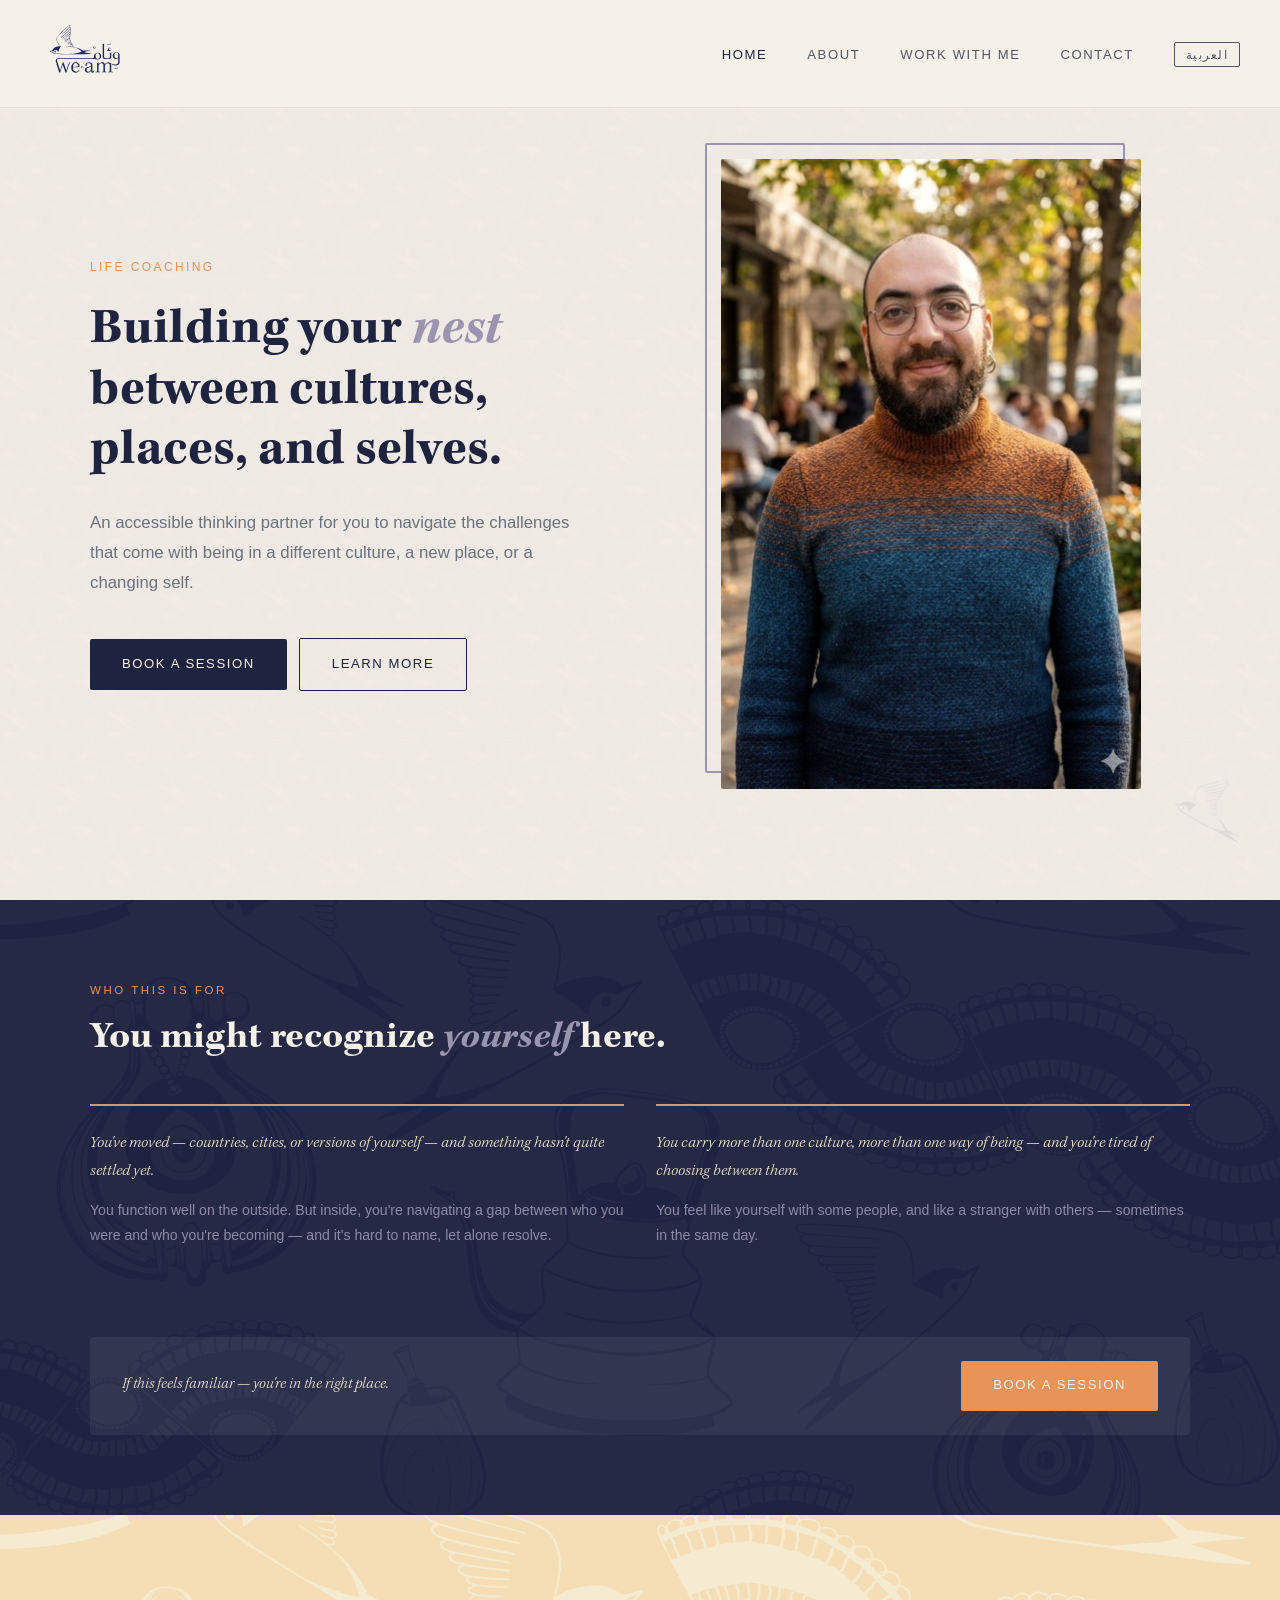
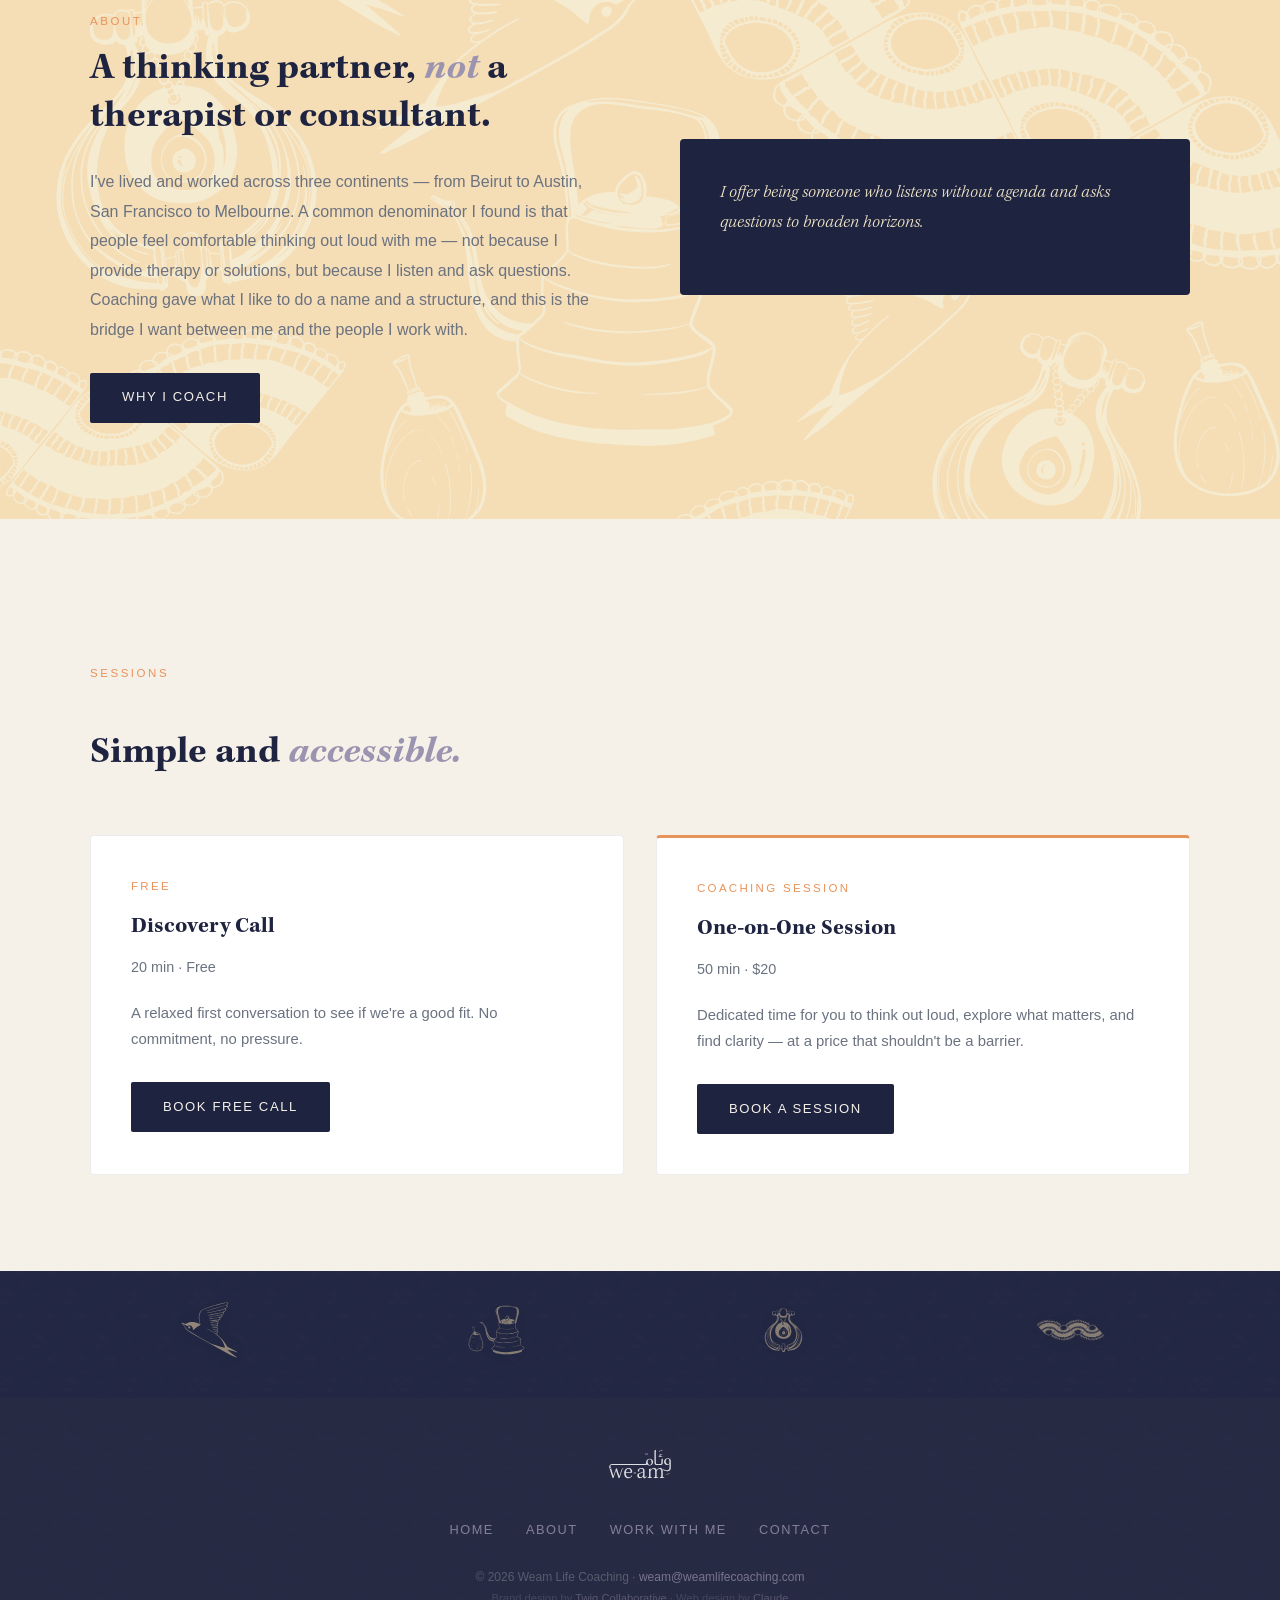
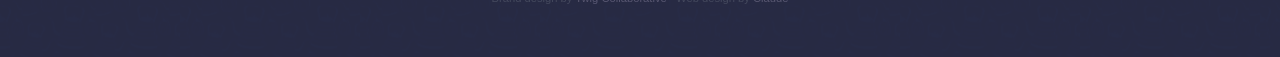
<file: index.html>
<!DOCTYPE html>
<html lang="en">
<head>
  <meta charset="UTF-8" />
  <meta name="viewport" content="width=device-width, initial-scale=1.0" />
  <title>Weam Life Coaching — وئام للتّدريب الحياتي</title>
  <meta name="description" content="An accessible thinking partner for people reaching within for home and harmony — between cultures, places, and selves." />
  <link rel="stylesheet" href="style.css" />
  <link rel="icon" type="image/svg+xml" href="assets/Logo_Mark_Light.svg">
</head>
<body>

<nav>
  <a class="nav-logo" href="index.html">
    <img src="assets/Primary_Logo_Dark.svg" alt="Weam Life Coaching" style="height:60px;">
  </a>
  <ul class="nav-links" id="navLinks">
    <li><a href="index.html" class="active"><span data-en>Home</span><span data-ar>الرئيسية</span></a></li>
    <li><a href="about.html"><span data-en>About</span><span data-ar>عني</span></a></li>
    <li><a href="work-with-me.html"><span data-en>Work With Me</span><span data-ar>اشتغل معي</span></a></li>
    <li><a href="contact.html"><span data-en>Contact</span><span data-ar>تواصل</span></a></li>
    <li><button class="lang-toggle" id="langToggle">العربية</button></li>
  </ul>
  <button class="hamburger" id="hamburger" aria-label="Menu">
    <span></span><span></span><span></span>
  </button>
</nav>

<!-- HERO -->
<section class="hero" style="position:relative;">
  <div style="position:absolute;inset:0;background-image:url('assets/Swallow_Pattern.svg');background-size:340px;background-repeat:repeat;opacity:0.045;pointer-events:none;z-index:0;"></div>
  <div class="hero-inner" style="position:relative;z-index:1;">
    <div class="hero-text">
      <p class="hero-eyebrow fade-up"><span data-en>Life Coaching</span><span data-ar>تدريب حياتي</span></p>
      <h1 class="hero-title fade-up">
        <span data-en>Building your <em>nest</em><br>between cultures,<br>places, and selves.</span>
        <span data-ar style="font-family:'GE Elegant',serif;line-height:1.5;">لتلاقي <em>حالك</em><br>ضمن ثقافة جديدة،<br>مكان جديد، أو تشكيل<br>داخلي جديد.</span>
      </h1>
      <p class="hero-tagline fade-up">
        <span data-en>An accessible thinking partner for you to navigate the challenges that come with being in a different culture, a new place, or a changing self.</span>
        <span data-ar style="font-family:'GE Elegant',serif;direction:rtl;">زميل تفكير قريب ومتاح كرمال توصل للإستقرار والإنسجام مع ثقافات، أماكن، أو تشكيلات مختلفة من حالك.</span>
      </p>
      <div class="fade-up">
        <div class="hero-btn-group">
          <a href="work-with-me.html" class="btn btn-primary"><span data-en>Book a Session</span><span data-ar>احجز جلسة</span></a>
          <a href="about.html" class="btn btn-secondary"><span data-en>Learn More</span><span data-ar>اعرف أكثر</span></a>
        </div>
      </div>
    </div>
    <div class="hero-image fade-up">
      <div class="hero-image-frame">
        <img src="images/weam.png" alt="Wiam Al Awar" />
      </div>
    </div>
  </div>
  <div class="hero-ornament"><img src="assets/Logo_Mark_Dark.svg" alt="" style="height:80px;opacity:0.12;"></div>
</section>

<!-- PHILOSOPHY -->
<section class="philosophy" style="position:relative;overflow:hidden;">
  <div style="position:absolute;inset:0;background-image:url('assets/Dark_Pattern.svg');background-size:cover;background-position:center;opacity:0.06;pointer-events:none;z-index:0;"></div>
  <div class="section-inner" style="position:relative;z-index:1;">
    <div style="width:100%;">
      <span style="font-family:var(--font-secondary);font-size:0.72rem;font-weight:500;letter-spacing:0.22em;text-transform:uppercase;color:var(--orange);margin-bottom:1rem;display:block;">
        <span data-en>Who This Is For</span><span data-ar style="font-family:'GE Elegant',serif;">لمين هالخدمة</span>
      </span>
      <h2 style="font-family:var(--font-primary);font-size:clamp(1.8rem,3vw,2.6rem);font-weight:700;line-height:1.25;color:var(--chalk);margin-bottom:2.5rem;">
        <span data-en>You might recognize <em style="color:var(--lavender);">yourself</em> here.</span>
        <span data-ar style="font-family:'GE Elegant',serif;">يمكن تلاقي <em style="color:var(--lavender);">نفسك</em> هون.</span>
      </h2>
      <div style="display:grid;grid-template-columns:1fr 1fr;gap:2rem;">
        <div style="padding:1.5rem 0;border-top:2px solid var(--orange);">
          <p style="font-family:var(--font-primary);font-size:1rem;font-style:italic;color:var(--limestone);line-height:1.75;margin-bottom:0.75rem;">
            <span data-en>You've moved — countries, cities, or versions of yourself — and something hasn't quite settled yet.</span>
            <span data-ar style="font-family:'GE Elegant',serif;direction:rtl;">انتقلت — بين بلدان أو مدن أو نسخ من حالك — وفي شي ما استقر لهلق.</span>
          </p>
          <p style="font-size:0.88rem;line-height:1.8;color:var(--lavender);opacity:0.9;">
            <span data-en>You function well on the outside. But inside, you're navigating a gap between who you were and who you're becoming — and it's hard to name, let alone resolve.</span>
            <span data-ar style="font-family:'GE Elegant',serif;direction:rtl;">من برّا، ماشي الحال. بس من جوّا، عم تنتقل بين مين كنت ومين عم تصير — وهيدا شي صعب تسميتو وصعب حلّو.</span>
          </p>
        </div>
        <div style="padding:1.5rem 0;border-top:2px solid var(--orange);">
          <p style="font-family:var(--font-primary);font-size:1rem;font-style:italic;color:var(--limestone);line-height:1.75;margin-bottom:0.75rem;">
            <span data-en>You carry more than one culture, more than one way of being — and you're tired of choosing between them.</span>
            <span data-ar style="font-family:'GE Elegant',serif;direction:rtl;">عم تحمل أكتر من ثقافة وحدة أو طريقة حياة وحدة، وتعبت من الإختيار بيناتن.</span>
          </p>
          <p style="font-size:0.88rem;line-height:1.8;color:var(--lavender);opacity:0.9;">
            <span data-en>You feel like yourself with some people, and like a stranger with others — sometimes in the same day.</span>
            <span data-ar style="font-family:'GE Elegant',serif;direction:rtl;">بتحس حالك عم تكون نفسك مع بعض الناس، وعم تكون غريب مع البعض اللآخر — أحيان بنفس اليوم.</span>
          </p>
        </div>
      <div style="margin-top:2rem;padding:1.5rem 2rem;background:rgba(255,255,255,0.06);border-radius:4px;display:flex;align-items:center;justify-content:space-between;flex-wrap:wrap;gap:1rem;grid-column:1 / -1;">
        <p style="font-family:var(--font-primary);font-style:italic;font-size:0.95rem;color:var(--limestone);line-height:1.7;max-width:500px;margin:0;">
          <span data-en>If this feels familiar — you're in the right place.</span>
          <span data-ar style="font-family:'GE Elegant',serif;direction:rtl;">اذا حسّيت انّو هالأمور بتنطبق عليك، فإنت بالمكان الصّح.</span>
        </p>
        <a href="work-with-me.html" class="btn btn-primary" style="background:var(--orange);white-space:nowrap;">
          <span data-en>Book a Session</span><span data-ar>احجز جلسة</span>
        </a>
      </div>
    </div>
</div>
</section>



<!-- ABOUT PREVIEW -->
<section class="about-preview" style="position:relative;overflow:hidden;"><div style="position:absolute;inset:0;background-image:url('assets/Light_Pattern.svg');background-size:cover;background-position:center;opacity:0.35;pointer-events:none;z-index:0;"></div>
  <div class="section-inner" style="position:relative;z-index:1;">
    <div>
      <span class="section-label"><span data-en>About</span><span data-ar>عنّي</span></span>
      <h2 class="section-title"><span data-en>A thinking partner, <em>not</em> a therapist or consultant.</span><span data-ar style="font-family:'GE Elegant',serif;">زميل تفكير، <em>مش</em> معالج ولا مستشار.</span></h2>
      <p class="section-body">
        <span data-en>I've lived and worked across three continents — from Beirut to Austin, San Francisco to Melbourne. A common denominator I found is that people feel comfortable thinking out loud with me — not because I provide therapy or solutions, but because I listen and ask questions. Coaching gave what I like to do a name and a structure, and this is the bridge I want between me and the people I work with.</span>
        <span data-ar style="font-family:'GE Elegant',serif;direction:rtl;">عشت واشتغلت على تلات قارّات — من بيروت لأوستن، ومن سان فرانسيسكو لملبورن. القاسم المشترك اللي لقيتو هو إنو الناس بترتاح تفكّر بصوت عالي معي — مش لأنّي بقدّم علاج أو حلول، بس لأنّي بسمع وبسأل أسئلة ممكن تساعد. التّدريب الحياتي أعطى لهيدا الشّي اسم وهيكل، وهيدا هو الجسر اللي بدّي يكون بيني وبين الناس اللي بشتغل معن.</span>
      </p>
      <br>
      <a href="about.html" class="btn btn-primary"><span data-en>Why I Coach</span><span data-ar>ليش صرت مدرّب حياة</span></a>
    </div>
    <div style="position:relative;">
      <div style="background:var(--ink);border-radius:4px;padding:2.5rem;color:var(--chalk);">
        <p style="font-family:'Kepler Std',serif;font-size:1.1rem;font-style:italic;color:var(--limestone);line-height:1.7;margin-bottom:1rem;">
          <span data-en>I offer being someone who listens without agenda and asks questions to broaden horizons.</span>
          <span data-ar style="font-family:'GE Elegant',serif;direction:rtl;">اللي بقدمو هو الإستماع بدون اجندة مع مجموعة أسئلة حتّى تساعد.</span>
        </p>
        
      </div>
    </div>
  </div>
</section>

<!-- SESSIONS PREVIEW -->
<section class="sessions-preview">
  <div class="section-inner">
    <span class="section-label" style="grid-column:1/-1"><span data-en>Sessions</span><span data-ar>الجلسات</span></span>
    <h2 class="section-title" style="grid-column:1/-1"><span data-en>Simple and <em>accessible.</em></span><span data-ar style="font-family:'GE Elegant',serif;">بسيطة و<em>متاحة.</em></span></h2>
    <div class="session-card">
      <p class="session-card-label"><span data-en>Free</span><span data-ar>جلسة مجّانيّة</span></p>
      <h3 class="session-card-title"><span data-en>Discovery Call</span><span data-ar>مكالمة استكشاف</span></h3>
      <p class="session-card-price"><span data-en>20 min · Free</span><span data-ar>٢٠ دقيقة · مجّانيّة</span></p>
      <p class="session-card-body"><span data-en>A relaxed first conversation to see if we're a good fit. No commitment, no pressure.</span><span data-ar style="font-family:'GE Elegant',serif;direction:rtl;">لقاء أوّل خفيف لنشوف إذا كنّا متوافقين. من دون إلتزام، ولا ضغط.</span></p>
      <a href="https://calendly.com/weamlifecoaching/discovery-call" target="_blank" class="btn btn-primary"><span data-en>Book Free Call</span><span data-ar>احجز مجاناً</span></a>
    </div>
    <div class="session-card" style="border-top:3px solid var(--orange);">
      <p class="session-card-label"><span data-en>Coaching Session</span><span data-ar>جلسة تدريب</span></p>
      <h3 class="session-card-title"><span data-en>One-on-One Session</span><span data-ar>جلسة فرديّة</span></h3>
      <p class="session-card-price"><span data-en>50 min · $20</span><span data-ar>٥٠ دقيقة · ٢٠ دولار</span></p>
      <p class="session-card-body"><span data-en>Dedicated time for you to think out loud, explore what matters, and find clarity — at a price that shouldn't be a barrier.</span><span data-ar style="font-family:'GE Elegant',serif;direction:rtl;">هيدا وقت مخصّص لإلك لتفكّر بصوت عالي وتستكشف وتلاقي الوضوح — بسعر مقبول.</span></p>
      <a href="https://calendly.com/weamlifecoaching/coaching-session" target="_blank" class="btn btn-primary"><span data-en>Book a Session</span><span data-ar>احجز جلسة</span></a>
    </div>
  </div>
</section>

<!-- FOOTER -->
<!-- BRAND ASSETS STRIP -->
<section style="background:var(--ink);padding:1.5rem 2.5rem;overflow:hidden;position:relative;">
  <div style="position:absolute;inset:0;background-image:url('assets/Swallow_Pattern.svg');background-size:200px;background-repeat:repeat;opacity:0.06;pointer-events:none;"></div>
  <div style="max-width:var(--max-width);margin:0 auto;position:relative;z-index:1;">

    <div class="motifs-strip-inner" style="display:flex;justify-content:center;align-items:center;gap:3rem;flex-wrap:nowrap;">

      <div style="text-align:center;flex:1;">
        <img src="assets/Logo_Mark_Light.svg" alt="Swallow" style="height:70px;opacity:0.5;filter:drop-shadow(0 2px 8px rgba(0,0,0,0.2));">
        
      </div>
      <div style="text-align:center;flex:1;">
        <img src="assets/Matte_Light.svg" alt="Matte" style="height:60px;opacity:0.45;filter:drop-shadow(0 2px 8px rgba(0,0,0,0.2));">
        
      </div>
      <div style="text-align:center;flex:1;">
        <img src="assets/Evil_Eye_Light.svg" alt="Evil Eye" style="height:60px;opacity:0.45;filter:drop-shadow(0 2px 8px rgba(0,0,0,0.2));">
        
      </div>
      <div style="text-align:center;flex:1;">
        <img src="assets/Dantelle_Light.svg" alt="Dantelle" style="height:44px;opacity:0.45;filter:drop-shadow(0 2px 8px rgba(0,0,0,0.2));">
        
      </div>
    </div>
  </div>
</section>


<footer style="position:relative;overflow:hidden;"><div style="position:absolute;inset:0;background-image:url('assets/Matte_Pattern.svg');background-size:180px;background-repeat:repeat;opacity:0.04;pointer-events:none;z-index:0;"></div><div style="position:relative;z-index:1;display:contents;">
  <div class="footer-logo">
    <img src="assets/Secondary_Logo_Light.svg" alt="Weam Life Coaching" style="height:36px;">
  </div>
  <ul class="footer-links">
    <li><a href="index.html"><span data-en>Home</span><span data-ar>الرئيسية</span></a></li>
    <li><a href="about.html"><span data-en>About</span><span data-ar>عني</span></a></li>
    <li><a href="work-with-me.html"><span data-en>Work With Me</span><span data-ar>اشتغل معي</span></a></li>
    <li><a href="contact.html"><span data-en>Contact</span><span data-ar>تواصل</span></a></li>
  </ul>
  <p class="footer-copy">© 2026 Weam Life Coaching · <a href="mailto:weam@weamlifecoaching.com" style="color:var(--lavender);text-decoration:none;">weam@weamlifecoaching.com</a>
  <br><span style="font-size:0.7rem;opacity:0.6;">Brand design by <a href="https://www.twigcollaborative.com/" target="_blank" style="color:var(--lavender);text-decoration:none;">Twig Collaborative</a> · Web design by <a href="https://claude.ai" target="_blank" style="color:var(--lavender);text-decoration:none;">Claude</a></span>
</p>
</footer>

<script src="script.js"></script>
</body>
</html>
</file>
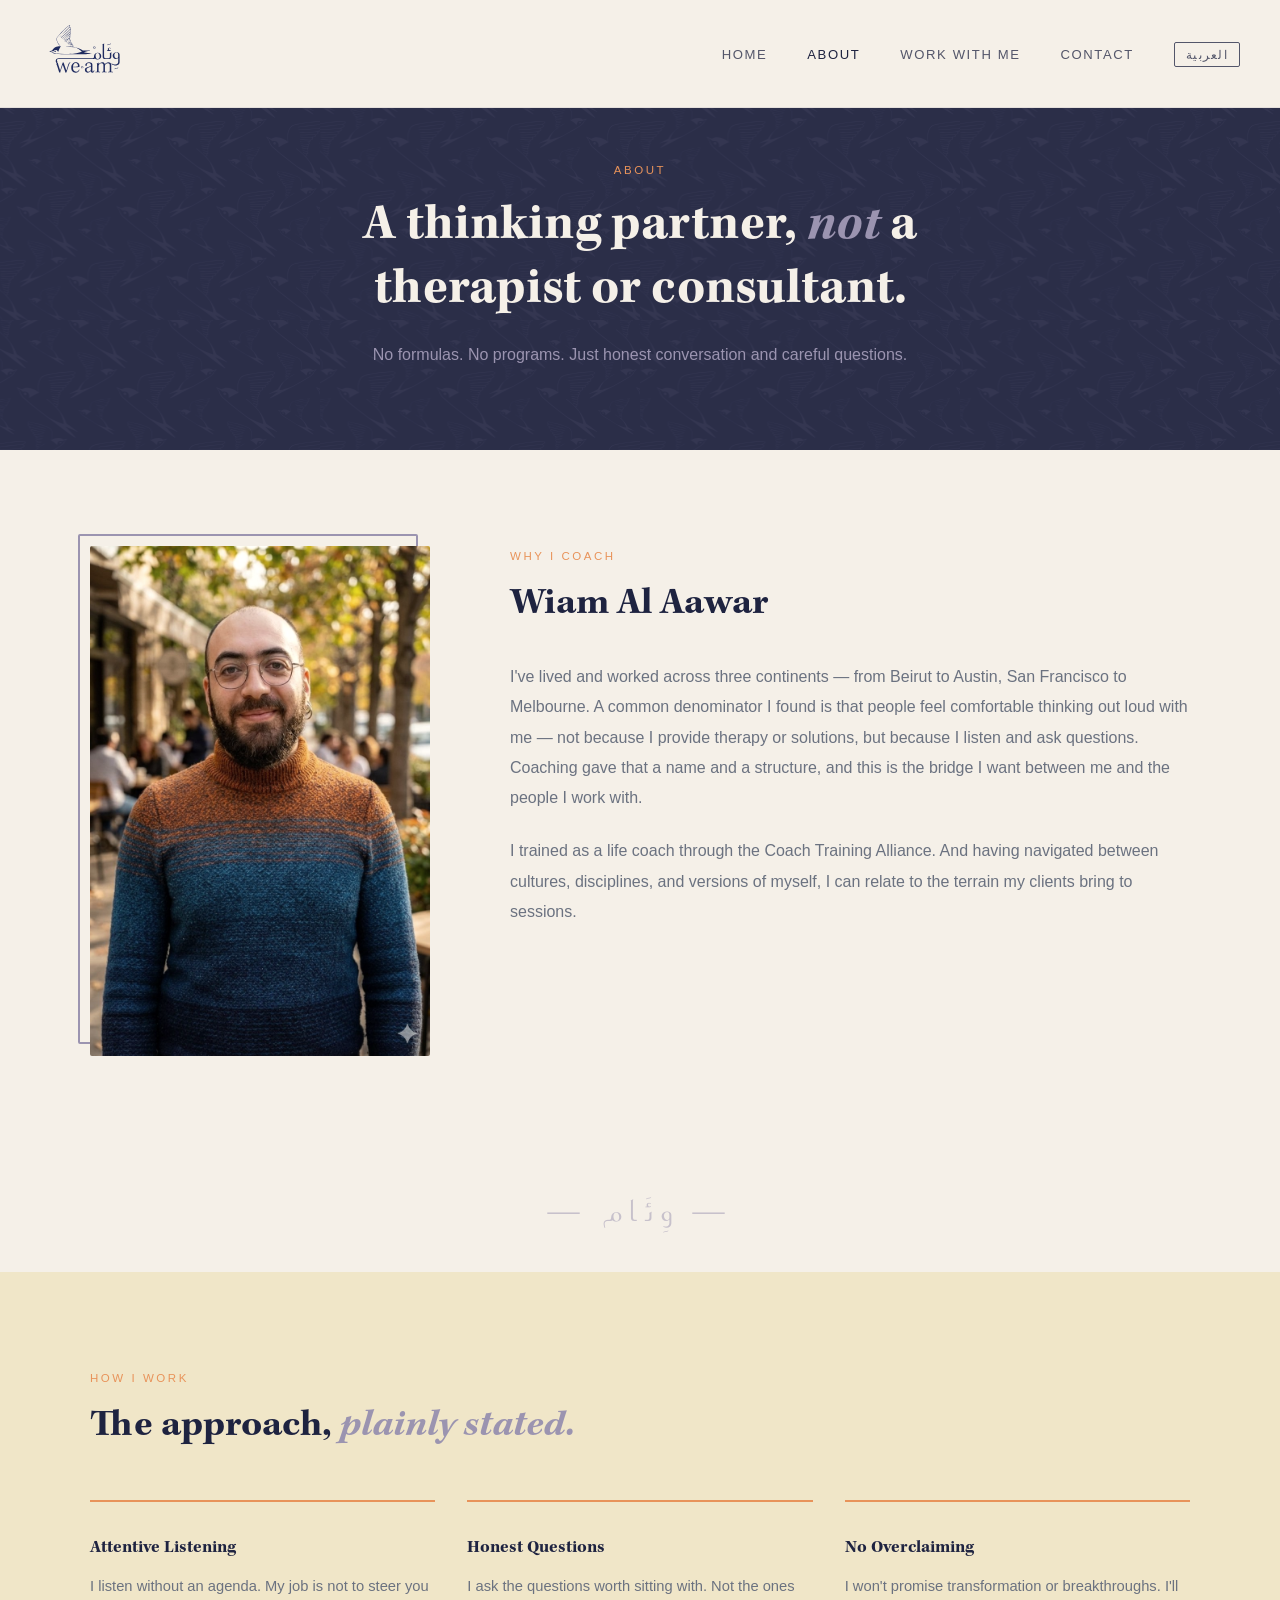
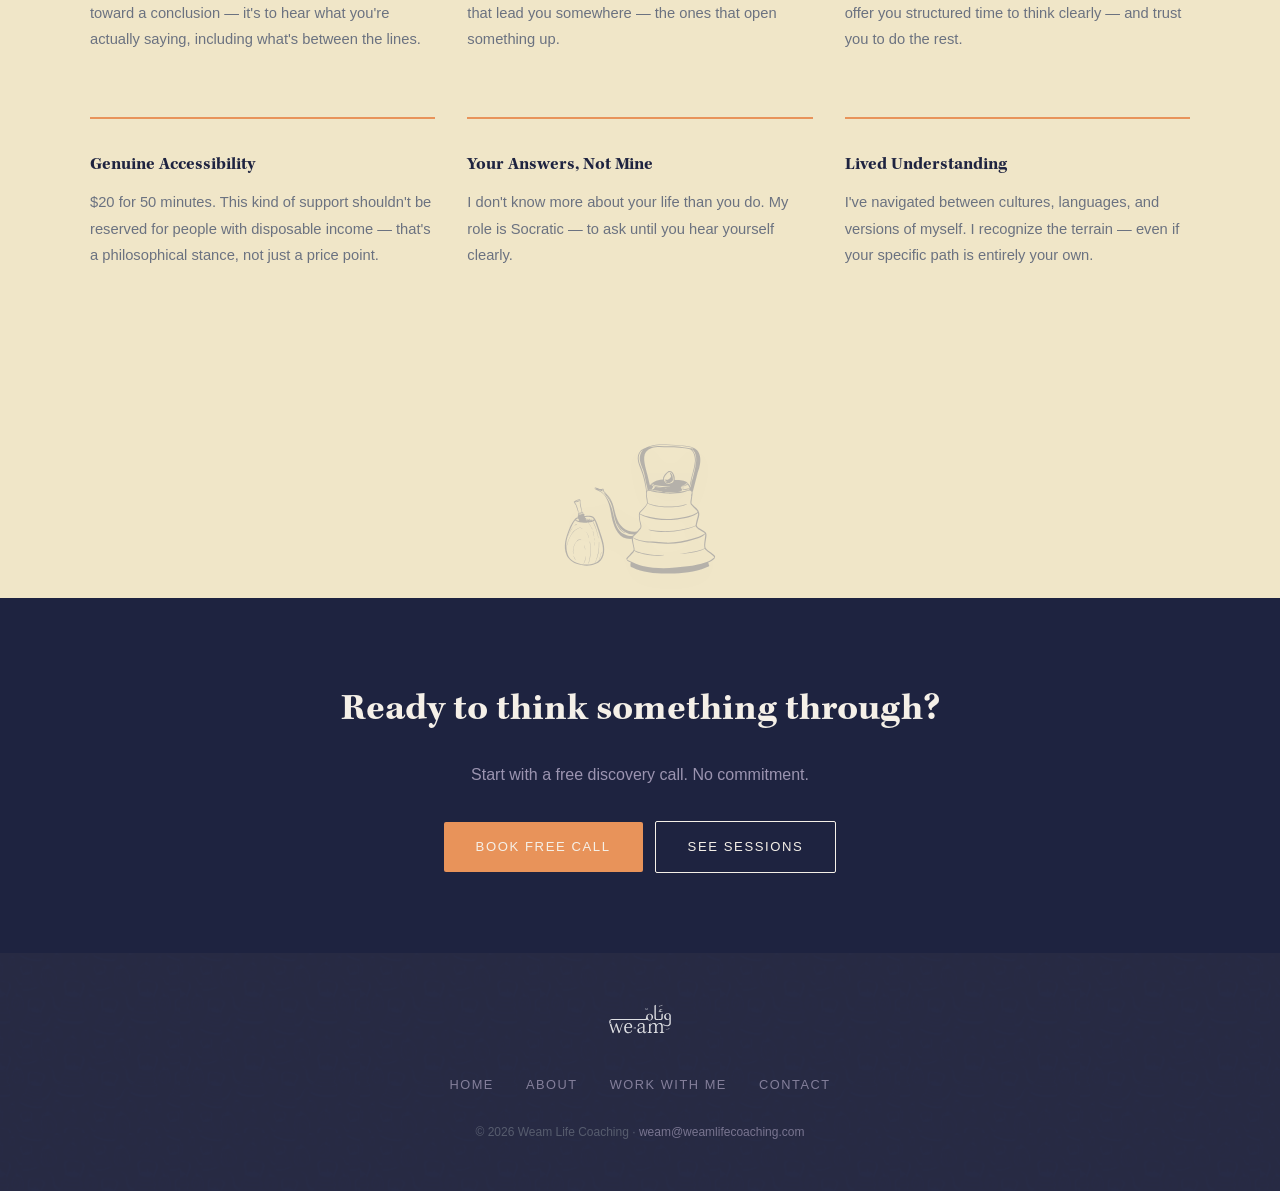
<file: about.html>
<!DOCTYPE html>
<html lang="en">
<head>
  <meta charset="UTF-8" />
  <meta name="viewport" content="width=device-width, initial-scale=1.0" />
  <title>About — Weam Life Coaching</title>
  <link rel="stylesheet" href="style.css" />
  <link rel="icon" type="image/svg+xml" href="assets/Logo_Mark_Light.svg">
</head>
<body>

<nav>
  <a class="nav-logo" href="index.html">
    <img src="assets/Primary_Logo_Dark.svg" alt="Weam Life Coaching" style="height:60px;">
  </a>
  <ul class="nav-links" id="navLinks">
    <li><a href="index.html"><span data-en>Home</span><span data-ar>الرئيسية</span></a></li>
    <li><a href="about.html" class="active"><span data-en>About</span><span data-ar>عني</span></a></li>
    <li><a href="work-with-me.html"><span data-en>Work With Me</span><span data-ar>اشتغل معي</span></a></li>
    <li><a href="contact.html"><span data-en>Contact</span><span data-ar>تواصل</span></a></li>
    <li><button class="lang-toggle" id="langToggle">العربية</button></li>
  </ul>
  <button class="hamburger" id="hamburger" aria-label="Menu">
    <span></span><span></span><span></span>
  </button>
</nav>

<!-- PAGE HERO -->
<section class="page-hero" style="position:relative;overflow:hidden;">
  <div style="position:absolute;inset:0;background-image:url('assets/Swallow_Pattern.svg');background-size:320px;background-repeat:repeat;opacity:0.18;pointer-events:none;z-index:0;"></div>
  <div style="position:relative;z-index:1;">
  <span class="section-label"><span data-en>About</span><span data-ar>عنّي</span></span>
  <h1 class="section-title"><span data-en>A thinking partner, <em>not</em> a therapist or consultant.</span><span data-ar style="font-family:'GE Elegant',serif;">زميل تفكير، <em>مش</em> معالج ولا مستشار.</span></h1>
  <p class="section-body"><span data-en>No formulas. No programs. Just honest conversation and careful questions.</span><span data-ar style="font-family:'GE Elegant',serif;direction:rtl;">من دون صيغة، ولا برنامج. بس حديث صادق وأسئلة دقيقة.</span></p>
</div></section>

<!-- BIO -->

<section class="about-bio">
  <div class="section-inner">
    <div class="about-bio-image" style="position:relative;">
      <img src="images/weam.png" alt="Wiam Al Aawar" />
    </div>
    <div class="about-bio-text">
      <span class="section-label"><span data-en>Why I Coach</span><span data-ar>ليش صرت مدرّب حياة</span></span>
      <h2 class="section-title" style="margin-bottom:2rem;"><span data-en>Wiam Al Aawar</span><span data-ar style="font-family:'GE Elegant',serif;">وئام الأعور</span></h2>
      <p>
        <span data-en>I've lived and worked across three continents — from Beirut to Austin, San Francisco to Melbourne. A common denominator I found is that people feel comfortable thinking out loud with me — not because I provide therapy or solutions, but because I listen and ask questions. Coaching gave that a name and a structure, and this is the bridge I want between me and the people I work with.</span>
        <span data-ar style="font-family:'GE Elegant',serif;direction:rtl;">عشت واشتغلت على تلات قارّات — من بيروت لأوستن، ومن سان فرانسيسكو لملبورن. القاسم المشترك اللي لقيتو هو إنو الناس بترتاح تفكّر بصوت عالي معي — مش لأنّي بقدّم علاج أو حلول، بس لأنّي بسمع وبسأل أسئلة ممكن تساعد. التّدريب الحياتي أعطى لهيدا الشّي اسم وهيكل، وهيدا هو الجسر اللي بدّي يكون بيني وبين الناس اللي بشتغل معن.</span>
      </p>
      <p style="display:none">
        <span data-en>Good conversation and careful questions can help people find clarity with what they already carry within them.</span>
        
      </p>
      <p>
        <span data-en>I trained as a life coach through the Coach Training Alliance. And having navigated between cultures, disciplines, and versions of myself, I can relate to the terrain my clients bring to sessions.</span>
        <span data-ar style="font-family:'GE Elegant',serif;direction:rtl;">تدرّبت كمدرّب حياة مع Coach Training Alliance. وبما إنّي تنقّلت بين ثقافات وتخصّصات وحالات مختلفة من نفسي، عندي تجربة مرتبطة بالمسار اللي بيجيبو معن الناس اللي بشتغل معن عالجلسات.</span>
      </p>
      <p>
        
        
      </p>
    </div>
  </div>
</section>

<div class="ornament-divider">— وِئَام —</div>

<!-- VALUES -->
<section class="about-values">
  <div class="section-inner">
    <span class="section-label"><span data-en>How I Work</span><span data-ar>كيف بشتغل</span></span>
    <h2 class="section-title"><span data-en>The approach, <em>plainly stated.</em></span><span data-ar style="font-family:'GE Elegant',serif;">النّهج، <em>بكل وضوح.</em></span></h2>
    <div class="values-grid">
      <div class="value-item">
        <h3 class="value-title"><span data-en>Attentive Listening</span><span data-ar style="font-family:'GE Elegant',serif;">الإصغاء</span></h3>
        <p class="value-body"><span data-en>I listen without an agenda. My job is not to steer you toward a conclusion — it's to hear what you're actually saying, including what's between the lines.</span><span data-ar style="font-family:'GE Elegant',serif;direction:rtl;">بسمع بدون أجندة. ما بوجّه نحو استنتاج — بس بسمع اللي عم ينقال واللي بين السطور.</span></p>
      </div>
      <div class="value-item">
        <h3 class="value-title"><span data-en>Honest Questions</span><span data-ar style="font-family:'GE Elegant',serif;">أسئلة صادقة</span></h3>
        <p class="value-body"><span data-en>I ask the questions worth sitting with. Not the ones that lead you somewhere — the ones that open something up.</span><span data-ar style="font-family:'GE Elegant',serif;direction:rtl;">بسأل الأسئلة للي بحس إنّا بتستاهل التفكير فيا، على أمل تفتح آفاق جديدة بدل التّوجيه لمحل معيّن.</span></p>
      </div>
      <div class="value-item">
        <h3 class="value-title"><span data-en>No Overclaiming</span><span data-ar style="font-family:'GE Elegant',serif;">بلا مبالغة بالوعود</span></h3>
        <p class="value-body"><span data-en>I won't promise transformation or breakthroughs. I'll offer you structured time to think clearly — and trust you to do the rest.</span><span data-ar style="font-family:'GE Elegant',serif;direction:rtl;">ما رح أوعد بتحوّلات أو إكتشافات. بعطي وقت منظّم للتفكير بوضوح — وبحط ثقتي فيك تعمل الباقي.</span></p>
      </div>
      <div class="value-item">
        <h3 class="value-title"><span data-en>Genuine Accessibility</span><span data-ar style="font-family:'GE Elegant',serif;">جلسات متاحة وضمن الممكن</span></h3>
        <p class="value-body"><span data-en>$20 for 50 minutes. This kind of support shouldn't be reserved for people with disposable income — that's a philosophical stance, not just a price point.</span><span data-ar style="font-family:'GE Elegant',serif;direction:rtl;">20 دولار ل50 دقيقة. هيدا النّوع من الدّعم موجود مش ليكون غالي بل متاح.</span></p>
      </div>
      <div class="value-item">
        <h3 class="value-title"><span data-en>Your Answers, Not Mine</span><span data-ar style="font-family:'GE Elegant',serif;">إجاباتك، مش إجاباتي</span></h3>
        <p class="value-body"><span data-en>I don't know more about your life than you do. My role is Socratic — to ask until you hear yourself clearly.</span><span data-ar style="font-family:'GE Elegant',serif;direction:rtl;">ما بعرف عن حياتك أكتر منّك. دوري سقراطي — بسأل لحتّى تسمع حالك بوضوح.</span></p>
      </div>
      <div class="value-item">
        <h3 class="value-title"><span data-en>Lived Understanding</span><span data-ar style="font-family:'GE Elegant',serif;">فهم من خلال التّجربة</span></h3>
        <p class="value-body"><span data-en>I've navigated between cultures, languages, and versions of myself. I recognize the terrain — even if your specific path is entirely your own.</span><span data-ar style="font-family:'GE Elegant',serif;direction:rtl;">تنقّلت بين ثقافات ومناطق وحالات مختلفة من نفسي. هيدا مسار مش غريب عنّي — حتّى لو طريقك الخاص مختلف تماماً.</span></p>
      </div>
    </div>
  </div>
</section>

<div style="text-align:center;padding:2rem 0 0;background:var(--limestone);">
  <img src="assets/Matte_Dark.svg" alt="" style="height:160px;opacity:0.28;filter:drop-shadow(0 4px 12px rgba(30,35,64,0.15));">
</div>
<!-- CTA -->
<section style="background:var(--ink);padding:5rem 2.5rem;text-align:center;">
  <h2 style="font-family:'Kepler Std',serif;font-size:clamp(1.6rem,3vw,2.4rem);color:var(--chalk);margin-bottom:1rem;">
    <span data-en>Ready to think something through?</span>
    <span data-ar style="font-family:'GE Elegant',serif;">مستعدّ تفكّر بشي؟</span>
  </h2>
  <p style="color:var(--lavender);margin-bottom:2rem;font-size:1rem;">
    <span data-en>Start with a free discovery call. No commitment.</span>
    <span data-ar style="font-family:'GE Elegant',serif;direction:rtl;">بلّش بمكالمة إستكشافيّة مجّانيّة. بدون أي إلتزام.</span>
  </p>
  <div class="hero-btn-group" style="margin-top:0;justify-content:center;">
    <a href="https://calendly.com/weamlifecoaching/discovery-call" target="_blank" class="btn btn-primary" style="background:var(--orange);">
      <span data-en>Book Free Call</span><span data-ar>احجز مجّاناً</span>
    </a>
    <a href="work-with-me.html" class="btn btn-secondary" style="border-color:var(--chalk);color:var(--chalk);">
      <span data-en>See Sessions</span><span data-ar>أنواع الجلسات</span>
    </a>
  </div>
</section>


<footer style="position:relative;overflow:hidden;"><div style="position:absolute;inset:0;background-image:url('assets/Matte_Pattern.svg');background-size:180px;background-repeat:repeat;opacity:0.04;pointer-events:none;z-index:0;"></div><div style="position:relative;z-index:1;display:contents;">
  <div class="footer-logo">
    <img src="assets/Secondary_Logo_Light.svg" alt="Weam Life Coaching" style="height:36px;">
  </div>
  <ul class="footer-links">
    <li><a href="index.html"><span data-en>Home</span><span data-ar>الرئيسية</span></a></li>
    <li><a href="about.html"><span data-en>About</span><span data-ar>عني</span></a></li>
    <li><a href="work-with-me.html"><span data-en>Work With Me</span><span data-ar>اشتغل معي</span></a></li>
    <li><a href="contact.html"><span data-en>Contact</span><span data-ar>تواصل</span></a></li>
  </ul>
  <p class="footer-copy">© 2026 Weam Life Coaching · <a href="mailto:weam@weamlifecoaching.com" style="color:var(--lavender);text-decoration:none;">weam@weamlifecoaching.com</a></p>
</footer>

<script src="script.js"></script>
</body>
</html>
</file>
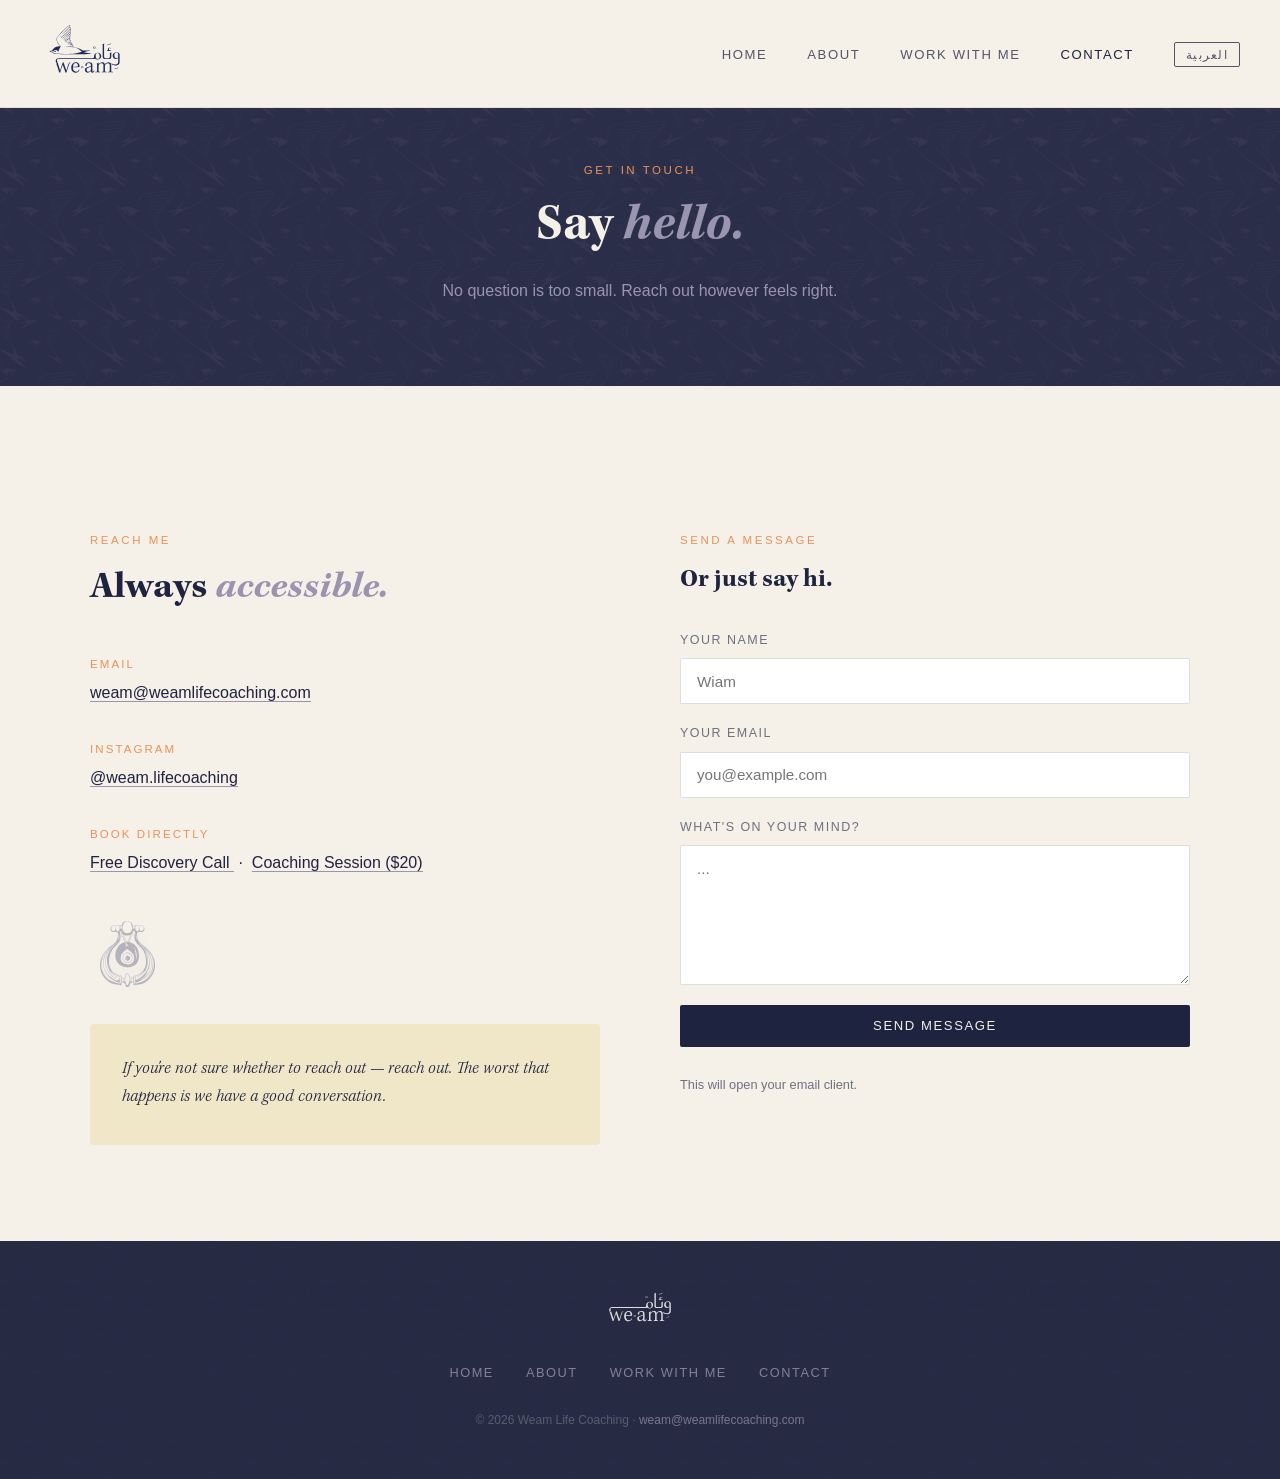
<file: contact.html>
<!DOCTYPE html>
<html lang="en">
<head>
  <meta charset="UTF-8" />
  <meta name="viewport" content="width=device-width, initial-scale=1.0" />
  <title>Contact — Weam Life Coaching</title>
  <link rel="stylesheet" href="style.css" />
  <link rel="icon" type="image/svg+xml" href="assets/Logo_Mark_Light.svg">
</head>
<body>

<nav>
  <a class="nav-logo" href="index.html">
    <img src="assets/Primary_Logo_Dark.svg" alt="Weam Life Coaching" style="height:60px;">
  </a>
  <ul class="nav-links" id="navLinks">
    <li><a href="index.html"><span data-en>Home</span><span data-ar>الرئيسية</span></a></li>
    <li><a href="about.html"><span data-en>About</span><span data-ar>عني</span></a></li>
    <li><a href="work-with-me.html"><span data-en>Work With Me</span><span data-ar>اشتغل معي</span></a></li>
    <li><a href="contact.html" class="active"><span data-en>Contact</span><span data-ar>تواصل</span></a></li>
    <li><button class="lang-toggle" id="langToggle">العربية</button></li>
  </ul>
  <button class="hamburger" id="hamburger" aria-label="Menu">
    <span></span><span></span><span></span>
  </button>
</nav>

<section class="page-hero" style="position:relative;overflow:hidden;">
  <div style="position:absolute;inset:0;background-image:url('assets/Swallow_Pattern.svg');background-size:320px;background-repeat:repeat;opacity:0.18;pointer-events:none;z-index:0;"></div>
  <div style="position:relative;z-index:1;">
  <span class="section-label"><span data-en>Get in Touch</span><span data-ar>تواصل</span></span>
  <h1 class="section-title"><span data-en>Say <em>hello.</em></span><span data-ar style="font-family:'GE Elegant',serif;">قول <em>مرحبا.</em></span></h1>
  <p class="section-body"><span data-en>No question is too small. Reach out however feels right.</span><span data-ar style="font-family:'GE Elegant',serif;direction:rtl;">كل الأسئلة مرحّب فيا. تواصل بالطّريقة الّلي بتناسبك.</span></p>
</section>

</div></section>

<section class="contact-section">
  <div class="section-inner">
    <div class="contact-grid">
      <div>
        <span class="section-label"><span data-en>Reach Me</span><span data-ar>تواصل معي</span></span>
        <h2 class="section-title" style="margin-bottom:2.5rem;"><span data-en>Always <em>accessible.</em></span><span data-ar style="font-family:'GE Elegant',serif;">دايماً <em>متاح.</em></span></h2>

        <div class="contact-info-item">
          <span class="contact-info-label"><span data-en>Email</span><span data-ar>البريد الإلكتروني</span></span>
          <span class="contact-info-value"><a href="mailto:weam@weamlifecoaching.com">weam@weamlifecoaching.com</a></span>
        </div>

        <div class="contact-info-item">
          <span class="contact-info-label">Instagram</span>
          <span class="contact-info-value"><a href="https://instagram.com/weam.lifecoaching" target="_blank">@weam.lifecoaching</a></span>
        </div>

        <div class="contact-info-item">
          <span class="contact-info-label"><span data-en>Book Directly</span><span data-ar>احجز مباشرةً</span></span>
          <span class="contact-info-value">
            <a href="https://calendly.com/weamlifecoaching/discovery-call" target="_blank">
              <span data-en>Free Discovery Call</span><span data-ar>مكالمة استكشافيّة مجّانيّة</span>
            </a>
            &nbsp;·&nbsp;
            <a href="https://calendly.com/weamlifecoaching/coaching-session" target="_blank">
              <span data-en>Coaching Session ($20)</span><span data-ar>جلسة تدريب (20 دولار)</span>
            </a>
          </span>
        </div>

        <div id="evil-eye-contact" style="margin-top:2rem;text-align:left;">
  <img src="assets/Evil_Eye_Dark.svg" alt="" style="height:90px;opacity:0.3;margin-bottom:1rem;filter:drop-shadow(0 4px 12px rgba(30,35,64,0.1));">
</div>
<div style="margin-top:0;padding:2rem;background:var(--limestone);border-radius:4px;">
          <p style="font-family:'Kepler Std',serif;font-style:italic;font-size:1.05rem;color:var(--ink);line-height:1.7;">
            <span data-en>If you're not sure whether to reach out — reach out. The worst that happens is we have a good conversation.</span>
            <span data-ar style="font-family:'GE Elegant',serif;direction:rtl;">إذا مش أكيد إذا بدّك تتواصل — تواصل. بأسوأ الحالات منتحدّث شوي.</span>
          </p>
        </div>
      </div>

      <div>
        <span class="section-label"><span data-en>Send a Message</span><span data-ar>ابعت رسالة</span></span>
        <h2 class="section-title" style="margin-bottom:2rem;font-size:1.6rem;"><span data-en>Or just say hi.</span><span data-ar style="font-family:'GE Elegant',serif;">أو بس قول مرحبا.</span></h2>
        <div class="contact-form" id="contactForm">
          <div class="form-group">
            <label for="name"><span data-en>Your Name</span><span data-ar>إسمك</span></label>
            <input type="text" id="name" placeholder="Wiam" />
          </div>
          <div class="form-group">
            <label for="email"><span data-en>Your Email</span><span data-ar>بريدك الإلكتروني</span></label>
            <input type="email" id="email" placeholder="you@example.com" />
          </div>
          <div class="form-group">
            <label for="message"><span data-en>What's on your mind?</span><span data-ar>شو الّلي شاغل بالك</span></label>
            <textarea id="message" placeholder="..."></textarea>
          </div>
          <button class="btn btn-primary" onclick="handleSubmit()">
            <span data-en>Send Message</span><span data-ar>ابعت الرسالة</span>
          </button>
          <p style="font-size:0.8rem;color:var(--basalt);margin-top:0.5rem;">
            <span data-en>This will open your email client.</span>
            <span data-ar style="font-family:'GE Elegant',serif;">رح يفتح هيدا النّموذج البريد الإلكتروني الخاص فيك.</span>
          </p>
        </div>
      </div>
    </div>
  </div>
</section>

<footer style="position:relative;overflow:hidden;"><div style="position:absolute;inset:0;background-image:url('assets/Matte_Pattern.svg');background-size:180px;background-repeat:repeat;opacity:0.04;pointer-events:none;z-index:0;"></div><div style="position:relative;z-index:1;display:contents;">
  <div class="footer-logo">
    <img src="assets/Secondary_Logo_Light.svg" alt="Weam Life Coaching" style="height:36px;">
  </div>
  <ul class="footer-links">
    <li><a href="index.html"><span data-en>Home</span><span data-ar>الرئيسية</span></a></li>
    <li><a href="about.html"><span data-en>About</span><span data-ar>عني</span></a></li>
    <li><a href="work-with-me.html"><span data-en>Work With Me</span><span data-ar>اشتغل معي</span></a></li>
    <li><a href="contact.html"><span data-en>Contact</span><span data-ar>تواصل</span></a></li>
  </ul>
  <p class="footer-copy">© 2026 Weam Life Coaching · <a href="mailto:weam@weamlifecoaching.com" style="color:var(--lavender);text-decoration:none;">weam@weamlifecoaching.com</a></p>
</footer>


<script src="script.js"></script>
<script>
function handleSubmit() {
  const name = document.getElementById('name').value;
  const email = document.getElementById('email').value;
  const message = document.getElementById('message').value;
  const subject = encodeURIComponent('Message from ' + (name || 'your website'));
  const body = encodeURIComponent(
    (name ? 'Hi Wiam,\n\nMy name is ' + name + '.\n\n' : '') +
    message +
    (email ? '\n\nReply to: ' + email : '')
  );
  window.location.href = 'mailto:weam@weamlifecoaching.com?subject=' + subject + '&body=' + body;
}
</script>
</body>
</html>
</file>
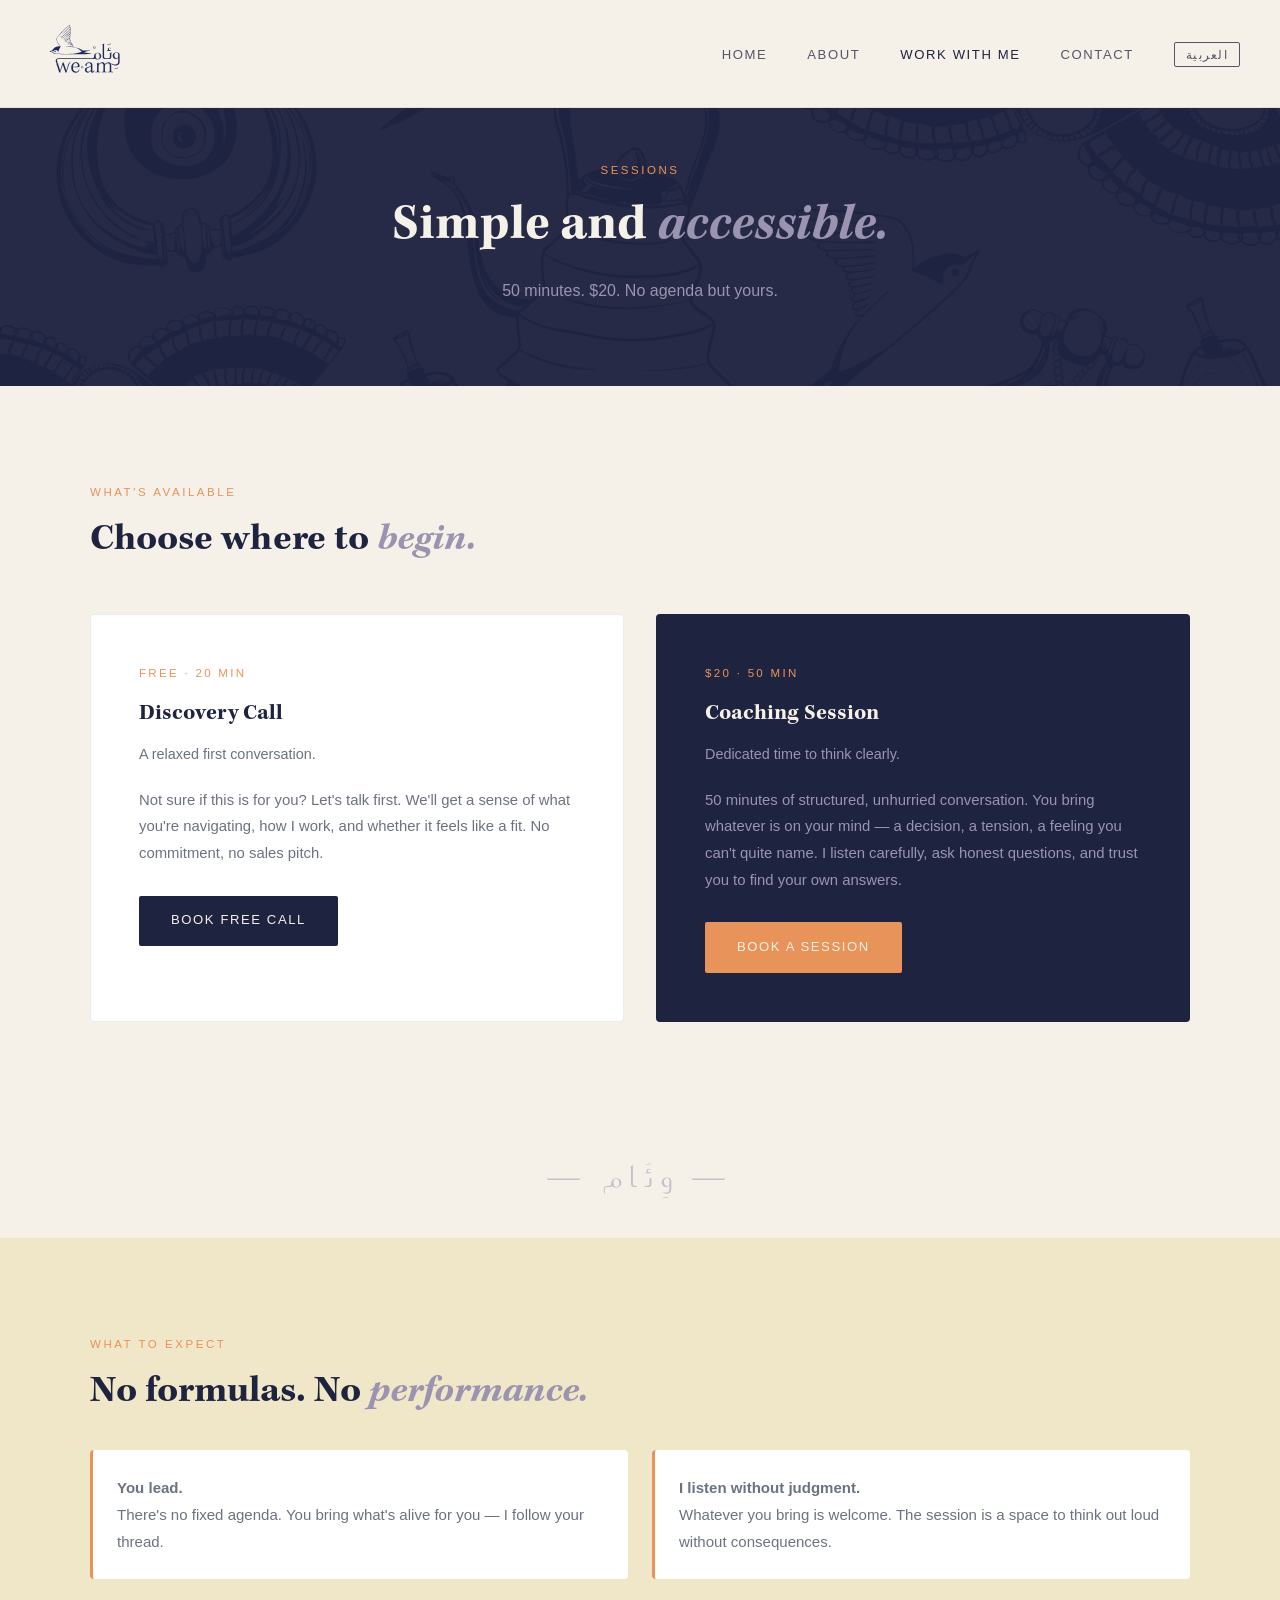
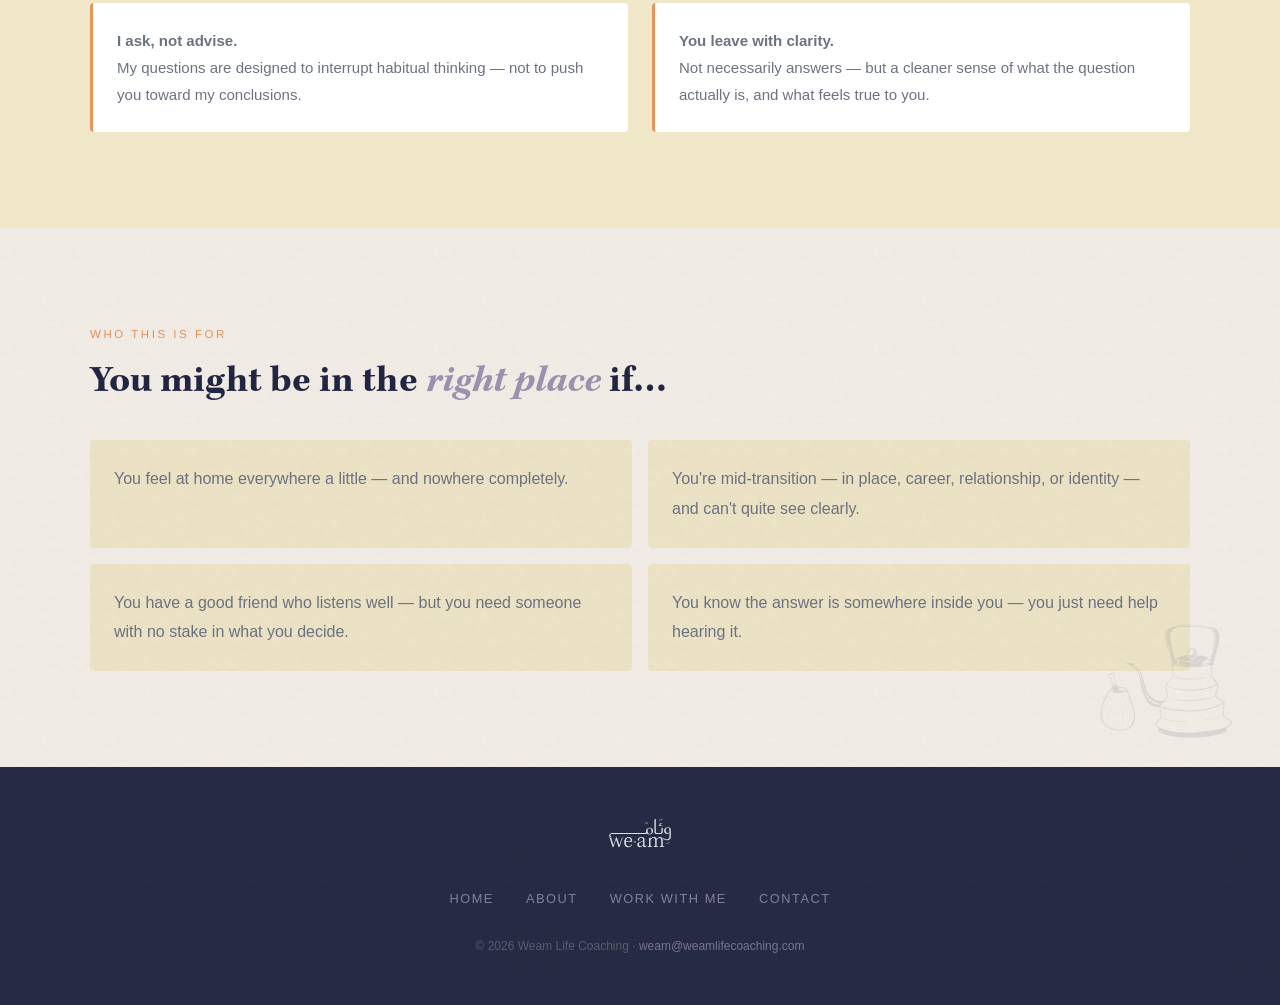
<file: work-with-me.html>
<!DOCTYPE html>
<html lang="en">
<head>
  <meta charset="UTF-8" />
  <meta name="viewport" content="width=device-width, initial-scale=1.0" />
  <title>Work With Me — Weam Life Coaching</title>
  <link rel="stylesheet" href="style.css" />
  <link rel="icon" type="image/svg+xml" href="assets/Logo_Mark_Light.svg">
</head>
<body>

<nav>
  <a class="nav-logo" href="index.html">
    <img src="assets/Primary_Logo_Dark.svg" alt="Weam Life Coaching" style="height:60px;">
  </a>
  <ul class="nav-links" id="navLinks">
    <li><a href="index.html"><span data-en>Home</span><span data-ar>الرئيسية</span></a></li>
    <li><a href="about.html"><span data-en>About</span><span data-ar>عني</span></a></li>
    <li><a href="work-with-me.html" class="active"><span data-en>Work With Me</span><span data-ar>اشتغل معي</span></a></li>
    <li><a href="contact.html"><span data-en>Contact</span><span data-ar>تواصل</span></a></li>
    <li><button class="lang-toggle" id="langToggle">العربية</button></li>
  </ul>
  <button class="hamburger" id="hamburger" aria-label="Menu">
    <span></span><span></span><span></span>
  </button>
</nav>

<section class="page-hero" style="position:relative;overflow:hidden;">
  <div style="position:absolute;inset:0;background-image:url('assets/Dark_Pattern.svg');background-size:cover;background-position:center;opacity:0.07;pointer-events:none;z-index:0;"></div>
  <div style="position:relative;z-index:1;">
  <span class="section-label"><span data-en>Sessions</span><span data-ar>الجلسات</span></span>
  <h1 class="section-title"><span data-en>Simple and <em>accessible.</em></span><span data-ar style="font-family:'GE Elegant',serif;">بسيطة و<em>متاحة.</em></span></h1>
  <p class="section-body"><span data-en>50 minutes. $20. No agenda but yours.</span><span data-ar style="font-family:'GE Elegant',serif;direction:rtl;">50 دقيقة. 20 دولار. ما في أجندة غير أجندتك.</span></p>
</div></section>

<!-- SESSIONS -->

<section class="sessions-full">
  <div class="section-inner">
    <span class="section-label"><span data-en>What's Available</span><span data-ar>الجلسات المتاحة</span></span>
    <h2 class="section-title"><span data-en>Choose where to <em>begin.</em></span><span data-ar style="font-family:'GE Elegant',serif;">اختار من وين <em>بدّك تبلّش.</em></span></h2>
    <div class="sessions-grid">
      <div class="session-full-card">
        <p class="session-card-label"><span data-en>Free · 20 min</span><span data-ar>مجاني · ٢٠ دقيقة</span></p>
        <h3 class="session-card-title"><span data-en>Discovery Call</span><span data-ar>مكالمة إستكشاف</span></h3>
        <p class="session-card-price"><span data-en>A relaxed first conversation.</span><span data-ar style="font-family:'GE Elegant',serif;direction:rtl;">أوّل محادثة.</span></p>
        <p class="session-card-body">
          <span data-en>Not sure if this is for you? Let's talk first. We'll get a sense of what you're navigating, how I work, and whether it feels like a fit. No commitment, no sales pitch.</span>
          <span data-ar style="font-family:'GE Elegant',serif;direction:rtl;">مش متأكّد إذا كان بدّك تبلّش جلسات مدفوعة؟ خلّينا نحكي بالأوّل. منتعرّف على اللي عم تواجهو وإذا كان التّعاون بيناتنا مناسب. من دون إلتزام.</span>
        </p>
        <a href="https://calendly.com/weamlifecoaching/discovery-call" target="_blank" class="btn btn-primary">
          <span data-en>Book Free Call</span><span data-ar>احجز مجّاناً</span>
        </a>
      </div>
      <div class="session-full-card featured">
        <p class="session-card-label"><span data-en>$20 · 50 min</span><span data-ar>20 دولار · 50 دقيقة</span></p>
        <h3 class="session-card-title"><span data-en>Coaching Session</span><span data-ar>جلسة توجيه</span></h3>
        <p class="session-card-price"><span data-en>Dedicated time to think clearly.</span><span data-ar style="font-family:'GE Elegant',serif;direction:rtl;">وقت مخصص إلك تفكر فيه بوضوح.</span></p>
        <p class="session-card-body">
          <span data-en>50 minutes of structured, unhurried conversation. You bring whatever is on your mind — a decision, a tension, a feeling you can't quite name. I listen carefully, ask honest questions, and trust you to find your own answers.</span>
          <span data-ar style="font-family:'GE Elegant',serif;direction:rtl;">50 دقيقة بتتضمّن محادثة منظّمة بدون استعجال. جيب معك الموضوع اللي عم يشغل بالك — قرار، أو إحساس مش قادر تسمّي. بسمعك بعناية، وبسأل أسئلة صادقة، وبوثق إنّك رح تلاقي إجاباتك الخصّة فيك.</span>
        </p>
        <a href="https://calendly.com/weamlifecoaching/coaching-session" target="_blank" class="btn btn-primary" style="background:var(--orange);">
          <span data-en>Book a Session</span><span data-ar>احجز جلسة</span>
        </a>
      </div>
    </div>
  </div>
</section>

<div class="ornament-divider">— وِئَام —</div>

<!-- WHAT TO EXPECT -->
<section class="what-to-expect">
  <div class="section-inner">
    <span class="section-label"><span data-en>What to Expect</span><span data-ar>شو ناطرك</span></span>
    <h2 class="section-title"><span data-en>No formulas. No <em>performance.</em></span><span data-ar style="font-family:'GE Elegant',serif;">ما في صيغة معيّنة. <em>ولا برنامج.</em></span></h2>
    <ul class="expect-list">
      <li>
        <strong><span data-en>You lead.</span><span data-ar style="font-family:'GE Elegant',serif;">إنت بتقرّر.</span></strong><br>
        <span data-en>There's no fixed agenda. You bring what's alive for you — I follow your thread.</span>
        <span data-ar style="font-family:'GE Elegant',serif;direction:rtl;">ما في أجندة ثابتة. انت بتجيب الّلي عايش جوّاتك — وأنا بتابع معك.</span>
      </li>
      <li>
        <strong><span data-en>I listen without judgment.</span><span data-ar style="font-family:'GE Elegant',serif;">بسمع من دون أحكام.</span></strong><br>
        <span data-en>Whatever you bring is welcome. The session is a space to think out loud without consequences.</span>
        <span data-ar style="font-family:'GE Elegant',serif;direction:rtl;">كل شي بتجيبه مرحب فيه. الجلسة مساحة تفكر فيها بصوت عالي بدون عواقب.</span>
      </li>
      <li>
        <strong><span data-en>I ask, not advise.</span><span data-ar style="font-family:'GE Elegant',serif;">بسأل، ما بنصح.</span></strong><br>
        <span data-en>My questions are designed to interrupt habitual thinking — not to push you toward my conclusions.</span>
        <span data-ar style="font-family:'GE Elegant',serif;direction:rtl;">أسئلتي مصمّمة تكسر التفكير المعتاد — مش تدفعك نحو استنتاجاتي.</span>
      </li>
      <li>
        <strong><span data-en>You leave with clarity.</span><span data-ar style="font-family:'GE Elegant',serif;">بتحصل عالوضوح.</span></strong><br>
        <span data-en>Not necessarily answers — but a cleaner sense of what the question actually is, and what feels true to you.</span>
        <span data-ar style="font-family:'GE Elegant',serif;direction:rtl;">مش بالضرورة إجابات — بس إحساس أوضح شو السؤال الحقيقي وشو اللي يحسسك صح.</span>
      </li>
    </ul>
  </div>
</section>

<!-- WHO THIS IS FOR -->
<section style="background:var(--chalk);padding:var(--section-pad);position:relative;overflow:hidden;"><div style="position:absolute;inset:0;background-image:url('assets/Swallow_Pattern.svg');background-size:220px;background-repeat:repeat;opacity:0.04;pointer-events:none;"></div><img src="assets/Matte_Dark.svg" alt="" style="position:absolute;bottom:1rem;right:2rem;height:140px;opacity:0.1;pointer-events:none;">
  <div class="section-inner">
    <span class="section-label"><span data-en>Who This Is For</span><span data-ar>لمين هالخدمة</span></span>
    <h2 class="section-title"><span data-en>You might be in the <em>right place</em> if…</span><span data-ar style="font-family:'GE Elegant',serif;">يمكن تكون بالمحلّ الصّحيح <em>إذا...</em></span></h2>
    <div style="display:grid;grid-template-columns:1fr 1fr;gap:1rem;margin-top:2rem;">
      <p class="section-body" style="max-width:100%;padding:1.5rem;background:var(--limestone);border-radius:4px;">
        <span data-en>You feel at home everywhere a little — and nowhere completely.</span>
        <span data-ar style="font-family:'GE Elegant',serif;direction:rtl;">بتحس بالإنتماء بكل مكان شوي — وبولا مكان بشكل كامل.</span>
      </p>
      <p class="section-body" style="max-width:100%;padding:1.5rem;background:var(--limestone);border-radius:4px;">
        <span data-en>You're mid-transition — in place, career, relationship, or identity — and can't quite see clearly.</span>
        <span data-ar style="font-family:'GE Elegant',serif;direction:rtl;">عم تمرق بمرحلة تحوّل — بالمكان أو الشّغل أو العلاقات أو الهويّة — ومش قادر تشوف بوضوح.</span>
      </p>
      <p class="section-body" style="max-width:100%;padding:1.5rem;background:var(--limestone);border-radius:4px;">
        <span data-en>You have a good friend who listens well — but you need someone with no stake in what you decide.</span>
        <span data-ar style="font-family:'GE Elegant',serif;direction:rtl;">عندك صديق يسمعك — بس محتاج حدا منفصل أكتر كرمال تحكي معو.</span>
      </p>
      <p class="section-body" style="max-width:100%;padding:1.5rem;background:var(--limestone);border-radius:4px;">
        <span data-en>You know the answer is somewhere inside you — you just need help hearing it.</span>
        <span data-ar style="font-family:'GE Elegant',serif;direction:rtl;">عارف إنّو الإجابة موجودة جوّاتك بمكان معيّن — بس مجتاج مساعدة كرمال تقدر تطلّعا.</span>
      </p>
    </div>
  </div>
</section>


<footer style="position:relative;overflow:hidden;"><div style="position:absolute;inset:0;background-image:url('assets/Matte_Pattern.svg');background-size:180px;background-repeat:repeat;opacity:0.04;pointer-events:none;z-index:0;"></div><div style="position:relative;z-index:1;display:contents;">
  <div class="footer-logo">
    <img src="assets/Secondary_Logo_Light.svg" alt="Weam Life Coaching" style="height:36px;">
  </div>
  <ul class="footer-links">
    <li><a href="index.html"><span data-en>Home</span><span data-ar>الرئيسية</span></a></li>
    <li><a href="about.html"><span data-en>About</span><span data-ar>عني</span></a></li>
    <li><a href="work-with-me.html"><span data-en>Work With Me</span><span data-ar>اشتغل معي</span></a></li>
    <li><a href="contact.html"><span data-en>Contact</span><span data-ar>تواصل</span></a></li>
  </ul>
  <p class="footer-copy">© 2026 Weam Life Coaching · <a href="mailto:weam@weamlifecoaching.com" style="color:var(--lavender);text-decoration:none;">weam@weamlifecoaching.com</a></p>
</footer>

<script src="script.js"></script>
</body>
</html>
</file>
<file: style.css>
/* ============================================================
   WEAM LIFECOACHING — Global Stylesheet
   Colours: Mountain Chalk #F5F0E8 | Midnight Ink #1E2340
             Limestone Glare #F0E6C8 | Dry Lavender #9B94B0
             Basalt Dust #6B7280 | Orange Peel Wash #E8935A
   Fonts: Playfair Display (primary) | IBM Plex Sans (secondary)
          Amiri (Arabic)
   ============================================================ */

/* ── LOCAL FONTS ── */
@font-face {
  font-family: 'Kepler Std';
  src: url('fonts/KeplerStdLight.otf') format('opentype');
  font-weight: 300;
  font-style: normal;
}
@font-face {
  font-family: 'Kepler Std';
  src: url('fonts/KeplerStdLightIt.otf') format('opentype');
  font-weight: 300;
  font-style: italic;
}
@font-face {
  font-family: 'Kepler Std';
  src: url('fonts/KeplerStdDisp.otf') format('opentype');
  font-weight: 400;
  font-style: normal;
}
@font-face {
  font-family: 'Kepler Std';
  src: url('fonts/KeplerStdItalic.otf') format('opentype');
  font-weight: 400;
  font-style: italic;
}
@font-face {
  font-family: 'Kepler Std';
  src: url('fonts/KeplerStdBold.otf') format('opentype');
  font-weight: 700;
  font-style: normal;
}
@font-face {
  font-family: 'Kepler Std';
  src: url('fonts/KeplerStdBoldIt.otf') format('opentype');
  font-weight: 700;
  font-style: italic;
}
@font-face {
  font-family: 'Kepler Std';
  src: url('fonts/KeplerStdBlack.otf') format('opentype');
  font-weight: 900;
  font-style: normal;
}
@font-face {
  font-family: 'Kepler Std';
  src: url('fonts/KeplerStdBlackIt.otf') format('opentype');
  font-weight: 900;
  font-style: italic;
}
@font-face {
  font-family: 'GE Elegant';
  src: url('fonts/GEElegant.otf') format('opentype');
  font-weight: 400;
  font-style: normal;
}
@font-face {
  font-family: 'GE Elegant';
  src: url('fonts/GEElegant-Italic.otf') format('opentype');
  font-weight: 400;
  font-style: italic;
}
@font-face {
  font-family: 'GE Elegant';
  src: url('fonts/GEElegantMedium-Medium.otf') format('opentype');
  font-weight: 500;
  font-style: normal;
}
@font-face {
  font-family: 'GE Elegant';
  src: url('fonts/GE_Elegant_Bold.ttf') format('truetype');
  font-weight: 700;
  font-style: normal;
}
/* IBM Plex Sans from Google as secondary (no local file needed) */
@import url('https://fonts.googleapis.com/css2?family=IBM+Plex+Sans:wght@300;400;500&display=swap');

:root {
  --chalk:    #F5F0E8;
  --ink:      #1E2340;
  --limestone:#F0E6C8;
  --lavender: #9B94B0;
  --basalt:   #6B7280;
  --orange:   #E8935A;
  --white:    #FFFFFF;

  --font-primary: 'Kepler Std', Georgia, serif;
  --font-secondary: 'IBM Plex Sans', sans-serif;
  --font-arabic: 'GE Elegant', serif;

  --max-width: 1100px;
  --section-pad: 6rem 2rem;
}

*, *::before, *::after { box-sizing: border-box; margin: 0; padding: 0; }

html { scroll-behavior: smooth; }

body {
  background: var(--chalk);
  color: var(--ink);
  font-family: var(--font-secondary);
  font-weight: 300;
  line-height: 1.75;
  font-size: 1rem;
}

/* ── LANGUAGE TOGGLE ── */
body.ar { direction: rtl; }
body.ar .font-display { font-family: var(--font-arabic); }
body.ar p, body.ar li, body.ar label { font-family: var(--font-arabic); font-size: 1.05rem; }

[data-en], [data-ar] { display: inline; }
body.ar [data-en] { display: none; }
body:not(.ar) [data-ar] { display: none; }

/* ── NAV ── */
nav {
  position: fixed; top: 0; left: 0; right: 0; z-index: 100;
  display: flex; align-items: center; justify-content: space-between;
  padding: 1.2rem 2.5rem;
  background: var(--chalk);
  border-bottom: 1px solid rgba(30,35,64,0.08);
}

.nav-logo img { height: 38px; }

.nav-links {
  display: flex; gap: 2.5rem; list-style: none;
  align-items: center;
}

.nav-links a {
  font-family: var(--font-secondary);
  font-size: 0.82rem;
  font-weight: 500;
  letter-spacing: 0.12em;
  text-transform: uppercase;
  color: var(--ink);
  text-decoration: none;
  opacity: 0.75;
  transition: opacity 0.2s;
}
.nav-links a:hover, .nav-links a.active { opacity: 1; }

.lang-toggle {
  background: none; border: 1.5px solid var(--ink);
  border-radius: 2px; padding: 0.25rem 0.7rem;
  font-family: var(--font-secondary); font-size: 0.78rem;
  font-weight: 500; letter-spacing: 0.1em; text-transform: uppercase;
  color: var(--ink); cursor: pointer; opacity: 0.75;
  transition: all 0.2s;
}
.lang-toggle:hover { opacity: 1; background: var(--ink); color: var(--chalk); }

.hamburger { display: none; flex-direction: column; gap: 5px; cursor: pointer; background: none; border: none; }
.hamburger span { display: block; width: 24px; height: 1.5px; background: var(--ink); transition: all 0.3s; }

/* ── HERO ── */
.hero {
  min-height: 100vh;
  display: flex; align-items: center;
  padding: 8rem 2.5rem 5rem;
  position: relative; overflow: hidden;
}

.hero-inner {
  max-width: var(--max-width);
  margin: 0 auto; width: 100%;
  display: grid; grid-template-columns: 1fr 1fr;
  gap: 4rem; align-items: center;
}

.hero-text { }

.hero-eyebrow {
  font-family: var(--font-secondary);
  font-size: 0.75rem; font-weight: 500;
  letter-spacing: 0.2em; text-transform: uppercase;
  color: var(--orange); margin-bottom: 1.5rem;
}

.hero-title {
  font-family: var(--font-primary);
  font-size: clamp(2.4rem, 4vw, 3.6rem);
  font-weight: 700; line-height: 1.18;
  color: var(--ink); margin-bottom: 1.5rem;
}

.hero-title em { font-style: italic; color: var(--lavender); }

.hero-tagline {
  font-family: var(--font-secondary);
  font-size: 1.05rem; font-weight: 300;
  color: var(--basalt); line-height: 1.8;
  max-width: 480px; margin-bottom: 2.5rem;
}

.hero-arabic {
  font-family: var(--font-arabic);
  font-size: 1.1rem; color: var(--lavender);
  margin-bottom: 2.5rem; direction: rtl;
}

.btn {
  display: inline-block;
  padding: 0.85rem 2rem;
  font-family: var(--font-secondary);
  font-size: 0.82rem; font-weight: 500;
  letter-spacing: 0.12em; text-transform: uppercase;
  text-decoration: none; border-radius: 2px;
  transition: all 0.25s; cursor: pointer; border: none;
}

.btn-primary {
  background: var(--ink); color: var(--chalk);
}
.btn-primary:hover { background: var(--orange); color: var(--white); }

.btn-secondary {
  background: transparent; color: var(--ink);
  border: 1.5px solid var(--ink); margin-left: 1rem;
}
.btn-secondary:hover { background: var(--ink); color: var(--chalk); }

.hero-image {
  position: relative;
}

.hero-image-frame {
  position: relative;
  width: 100%; max-width: 420px; margin: 0 auto;
}

.hero-image-frame::before {
  content: '';
  position: absolute; top: -16px; left: -16px;
  width: 100%; height: 100%;
  border: 2px solid var(--lavender);
  border-radius: 2px; z-index: 0;
}

.hero-image-frame img {
  position: relative; z-index: 1;
  width: 100%; border-radius: 2px;
  display: block;
  filter: sepia(8%) saturate(90%);
}

.hero-ornament {
  position: absolute; bottom: 2rem; right: 2rem;
  font-family: var(--font-arabic); font-size: 5rem;
  color: var(--limestone); opacity: 0.6; z-index: 0;
  line-height: 1;
}

/* ── SECTION COMMONS ── */
section { padding: var(--section-pad); }

.section-inner {
  max-width: var(--max-width);
  margin: 0 auto; width: 100%;
}

.section-label {
  font-family: var(--font-secondary);
  font-size: 0.72rem; font-weight: 500;
  letter-spacing: 0.22em; text-transform: uppercase;
  color: var(--orange); margin-bottom: 1rem;
  display: block;
}

.section-title {
  font-family: var(--font-primary);
  font-size: clamp(1.8rem, 3vw, 2.6rem);
  font-weight: 700; line-height: 1.25;
  color: var(--ink); margin-bottom: 1.5rem;
}

.section-title em { font-style: italic; color: var(--lavender); }

.section-body {
  font-size: 1rem; line-height: 1.85;
  color: var(--basalt); max-width: 620px;
}

/* ── PHILOSOPHY STRIP ── */
.philosophy {
  background: var(--ink); color: var(--chalk);
  padding: 5rem 2.5rem;
}

.philosophy .section-inner {
  display: flex; gap: 5rem; align-items: flex-start;
}

.philosophy-quote {
  flex: 1;
  font-family: var(--font-primary);
  font-size: clamp(1.3rem, 2.2vw, 1.9rem);
  font-style: italic; line-height: 1.55;
  color: var(--limestone);
  border-left: 3px solid var(--orange);
  padding-left: 2rem;
}

.philosophy-quote-ar {
  font-family: var(--font-arabic);
  font-size: clamp(1.2rem, 2vw, 1.7rem);
  font-style: normal; line-height: 1.7;
  direction: rtl; text-align: right;
  border-left: none; border-right: 3px solid var(--orange);
  padding-left: 0; padding-right: 2rem;
}

.philosophy-body {
  flex: 1;
  font-size: 0.95rem; line-height: 1.9;
  color: var(--lavender); opacity: 0.9;
}

/* ── ABOUT PREVIEW (homepage) ── */
.about-preview {
  background: var(--limestone);
}

.about-preview .section-inner {
  display: grid; grid-template-columns: 1fr 1fr;
  gap: 5rem; align-items: center;
}

.about-preview-text .section-body { margin-bottom: 2rem; }

/* ── SESSIONS PREVIEW ── */
.sessions-preview .section-inner {
  display: grid; grid-template-columns: repeat(2, 1fr);
  gap: 2rem; margin-top: 3rem;
}

.sessions-preview > .section-inner > .section-title {
  grid-column: 1 / -1;
}

.session-card {
  background: var(--white);
  border: 1px solid rgba(30,35,64,0.08);
  border-radius: 4px; padding: 2.5rem;
  transition: transform 0.25s, box-shadow 0.25s;
}
.session-card:hover {
  transform: translateY(-4px);
  box-shadow: 0 12px 40px rgba(30,35,64,0.08);
}

.session-card-label {
  font-family: var(--font-secondary);
  font-size: 0.72rem; font-weight: 500;
  letter-spacing: 0.2em; text-transform: uppercase;
  color: var(--orange); margin-bottom: 0.75rem;
}

.session-card-title {
  font-family: var(--font-primary);
  font-size: 1.4rem; font-weight: 700;
  color: var(--ink); margin-bottom: 0.5rem;
}

.session-card-price {
  font-size: 0.9rem; color: var(--basalt);
  margin-bottom: 1.2rem;
}

.session-card-body {
  font-size: 0.93rem; line-height: 1.8;
  color: var(--basalt); margin-bottom: 1.8rem;
}

/* ── FOOTER ── */
footer {
  background: var(--ink); color: var(--chalk);
  padding: 3rem 2.5rem;
  display: flex; flex-direction: column;
  align-items: center; gap: 1.5rem; text-align: center;
}

footer .footer-logo img { height: 32px; filter: brightness(0) invert(1); opacity: 0.85; }

.footer-links { display: flex; gap: 2rem; list-style: none; }
.footer-links a {
  font-size: 0.8rem; letter-spacing: 0.12em; text-transform: uppercase;
  color: var(--lavender); text-decoration: none; opacity: 0.8;
  transition: opacity 0.2s;
}
.footer-links a:hover { opacity: 1; color: var(--chalk); }

.footer-copy {
  font-size: 0.75rem; color: var(--basalt); opacity: 0.7;
}

/* ── INNER PAGE HERO ── */
.page-hero {
  padding: 10rem 2.5rem 5rem;
  background: var(--ink); color: var(--chalk);
  text-align: center;
}

.page-hero .section-label { color: var(--orange); }

.page-hero .section-title {
  color: var(--chalk); font-size: clamp(2rem, 4vw, 3.2rem);
  max-width: 680px; margin: 0 auto 1rem;
}

.page-hero .section-body {
  color: var(--lavender); margin: 0 auto; text-align: center;
}

/* ── ABOUT PAGE ── */
.about-bio {
  background: var(--chalk);
}

.about-bio .section-inner {
  display: grid; grid-template-columns: 340px 1fr;
  gap: 5rem; align-items: start;
}

.about-bio-image { position: relative; }

.about-bio-image::before {
  content: '';
  position: absolute; top: -12px; left: -12px;
  width: 100%; height: 100%;
  border: 2px solid var(--lavender); border-radius: 2px;
}

.about-bio-image img {
  width: 100%; border-radius: 2px; display: block;
  filter: sepia(8%) saturate(90%);
  position: relative; z-index: 1;
}

.about-bio-text p { margin-bottom: 1.4rem; color: var(--basalt); line-height: 1.9; }
.about-bio-text p:last-child { margin-bottom: 0; }

.about-values { background: var(--limestone); }

.values-grid {
  display: grid; grid-template-columns: repeat(3, 1fr);
  gap: 2rem; margin-top: 3rem;
}

.value-item { padding: 2rem 0; border-top: 2px solid var(--orange); }

.value-title {
  font-family: var(--font-primary); font-weight: 700;
  font-size: 1.1rem; color: var(--ink); margin-bottom: 0.5rem;
}

.value-body { font-size: 0.92rem; line-height: 1.8; color: var(--basalt); }

/* ── WORK WITH ME PAGE ── */
.sessions-full { background: var(--chalk); }

.sessions-grid {
  display: grid; grid-template-columns: repeat(2, 1fr);
  gap: 2rem; margin-top: 3rem;
}

.session-full-card {
  background: var(--white); border-radius: 4px;
  border: 1px solid rgba(30,35,64,0.08);
  padding: 3rem; transition: transform 0.25s, box-shadow 0.25s;
}
.session-full-card:hover {
  transform: translateY(-4px);
  box-shadow: 0 12px 40px rgba(30,35,64,0.08);
}

.session-full-card.featured { background: var(--ink); color: var(--chalk); }
.session-full-card.featured .session-card-title { color: var(--chalk); }
.session-full-card.featured .session-card-price { color: var(--lavender); }
.session-full-card.featured .session-card-body { color: var(--lavender); }

.what-to-expect { background: var(--limestone); }

.expect-list {
  list-style: none; margin-top: 2rem;
  display: grid; grid-template-columns: 1fr 1fr; gap: 1.5rem;
}

.expect-list li {
  padding: 1.5rem;
  background: var(--white); border-radius: 4px;
  font-size: 0.94rem; line-height: 1.8; color: var(--basalt);
  border-left: 3px solid var(--orange);
  padding-left: 1.5rem;
}

/* ── CONTACT PAGE ── */
.contact-section { background: var(--chalk); }

.contact-grid {
  display: grid; grid-template-columns: 1fr 1fr;
  gap: 5rem; margin-top: 3rem; align-items: start;
}

.contact-info-item {
  display: flex; flex-direction: column;
  gap: 0.3rem; margin-bottom: 2rem;
}

.contact-info-label {
  font-family: var(--font-secondary);
  font-size: 0.72rem; font-weight: 500;
  letter-spacing: 0.18em; text-transform: uppercase;
  color: var(--orange);
}

.contact-info-value {
  font-size: 1rem; color: var(--ink);
}

.contact-info-value a {
  color: var(--ink); text-decoration: none;
  border-bottom: 1px solid var(--lavender);
  transition: border-color 0.2s;
}
.contact-info-value a:hover { border-color: var(--orange); }

.contact-form { display: flex; flex-direction: column; gap: 1.2rem; }

.form-group { display: flex; flex-direction: column; gap: 0.4rem; }

.form-group label {
  font-size: 0.78rem; font-weight: 500;
  letter-spacing: 0.12em; text-transform: uppercase;
  color: var(--basalt);
}

.form-group input,
.form-group textarea,
.form-group select {
  padding: 0.85rem 1rem;
  border: 1.5px solid rgba(30,35,64,0.15);
  border-radius: 2px; background: var(--white);
  font-family: var(--font-secondary); font-size: 0.95rem;
  color: var(--ink); transition: border-color 0.2s;
  outline: none;
}

.form-group input:focus,
.form-group textarea:focus,
.form-group select:focus {
  border-color: var(--ink);
}

.form-group textarea { min-height: 140px; resize: vertical; }

/* ── DIVIDER ORNAMENT ── */
.ornament-divider {
  text-align: center; padding: 2rem 0;
  font-family: var(--font-arabic); font-size: 2rem;
  color: var(--lavender); opacity: 0.5;
  letter-spacing: 0.5rem;
}

/* ── ANIMATIONS ── */
.fade-up {
  opacity: 0; transform: translateY(24px);
  animation: fadeUp 0.7s ease forwards;
}
.fade-up:nth-child(2) { animation-delay: 0.15s; }
.fade-up:nth-child(3) { animation-delay: 0.3s; }
.fade-up:nth-child(4) { animation-delay: 0.45s; }

@keyframes fadeUp {
  to { opacity: 1; transform: translateY(0); }
}

/* ── RESPONSIVE ── */
@media (max-width: 900px) {
  .hero-inner,
  .about-preview .section-inner,
  .about-bio .section-inner,
  .contact-grid { grid-template-columns: 1fr; gap: 3rem; }

  .hero-image { order: -1; }
  .hero-image-frame { max-width: 300px; }

  .sessions-preview .section-inner,
  .sessions-grid,
  .expect-list,
  .values-grid { grid-template-columns: 1fr; }

  .philosophy .section-inner { flex-direction: column; gap: 2.5rem; }

  .nav-links { display: none; flex-direction: column; gap: 1.5rem;
    position: fixed; top: 0; left: 0; right: 0; bottom: 0;
    background: var(--chalk); align-items: center; justify-content: center;
    z-index: 99;
  }
  .nav-links.open { display: flex; }
  .hamburger { display: flex; z-index: 101; }
}

/* ── PATTERN & ILLUSTRATION UTILITIES ── */
.pattern-bg {
  position: relative;
  overflow: hidden;
}

.dantelle-divider {
  overflow: hidden;
  line-height: 0;
  padding: 0;
  margin: 0;
}

.dantelle-divider img {
  width: 100%;
  height: 36px;
  object-fit: cover;
  display: block;
}

/* Floating illustration accents */
.illustration-accent {
  pointer-events: none;
  user-select: none;
}

/* ── MOBILE HERO BUTTONS ── */
@media (max-width: 600px) {
  .hero-text .btn {
    display: block;
    width: 100%;
    text-align: center;
    margin-left: 0;
    margin-bottom: 0.75rem;
  }
  .hero-text .fade-up div {
    display: flex;
    flex-direction: column;
    gap: 0.75rem;
  }
  .btn-secondary {
    margin-left: 0;
  }
}

.hero-btn-group {
  display: flex;
  flex-wrap: wrap;
  gap: 0.75rem;
  align-items: center;
}

.hero-btn-group .btn-secondary {
  margin-left: 0;
}

@media (max-width: 480px) {
  .hero-btn-group {
    flex-direction: column;
  }
  .hero-btn-group .btn {
    width: 100%;
    text-align: center;
  }
}

/* ── EVIL EYE ACCENT ── */
.evil-eye-accent {
  text-align: center;
  margin-top: 1.25rem;
  padding-bottom: 0.5rem;
}

@media (max-width: 900px) {
  /* Hide on mobile — too conspicuous and layout breaks */
  .evil-eye-accent {
    display: none;
  }
}

/* ── ABOUT PAGE: fix grid so Evil Eye div doesn't push text ── */
.about-bio .section-inner {
  align-items: start;
}

/* Left column (image + evil eye) should not stretch to push text */
.about-bio .section-inner > div:first-child {
  display: flex;
  flex-direction: column;
  align-items: stretch;
}

/* ── CONTACT EVIL EYE — right-aligned in Arabic ── */
body.ar .evil-eye-contact {
  text-align: right;
}

body.ar #evil-eye-contact {
  text-align: right !important;
}

/* ── PHILOSOPHY QUOTE — RTL border fix ── */
body.ar .philosophy-quote {
  border-left: none;
  border-right: none;
  padding-left: 0;
}

body.ar .philosophy-quote-ar {
  display: block;
  border-right: 3px solid var(--orange);
  border-left: none;
  padding-right: 2rem;
  padding-left: 0;
}

/* ── FULL WIDTH BUTTONS ON MOBILE ── */
@media (max-width: 768px) {
  .btn {
    display: block;
    width: 100%;
    text-align: center;
    box-sizing: border-box;
  }

  /* Ensure btn groups stack and fill width */
  .hero-btn-group {
    flex-direction: column;
    width: 100%;
  }

  .hero-btn-group .btn {
    width: 100%;
    margin-left: 0;
  }

  /* Session cards, CTA, and standalone buttons */
  .session-card .btn,
  .session-full-card .btn,
  .about-bio-text .btn,
  .what-to-expect .btn {
    width: 100%;
    display: block;
    text-align: center;
  }

  /* Who This Is For closing strip button */
  .philosophy .btn,
  section .btn {
    width: 100%;
    display: block;
    text-align: center;
  }

  /* Override inline flex on closing strip */
  [style*="justify-content:space-between"] {
    flex-direction: column;
    align-items: stretch !important;
  }

  [style*="justify-content:space-between"] .btn {
    width: 100%;
    text-align: center;
  }
}

/* ── MOTIFS STRIP — 4 icons on one line on mobile ── */
@media (max-width: 600px) {
  .motifs-strip-inner {
    gap: 1rem !important;
  }

  .motifs-strip-inner img {
    height: 40px !important;
  }
}
</file>
